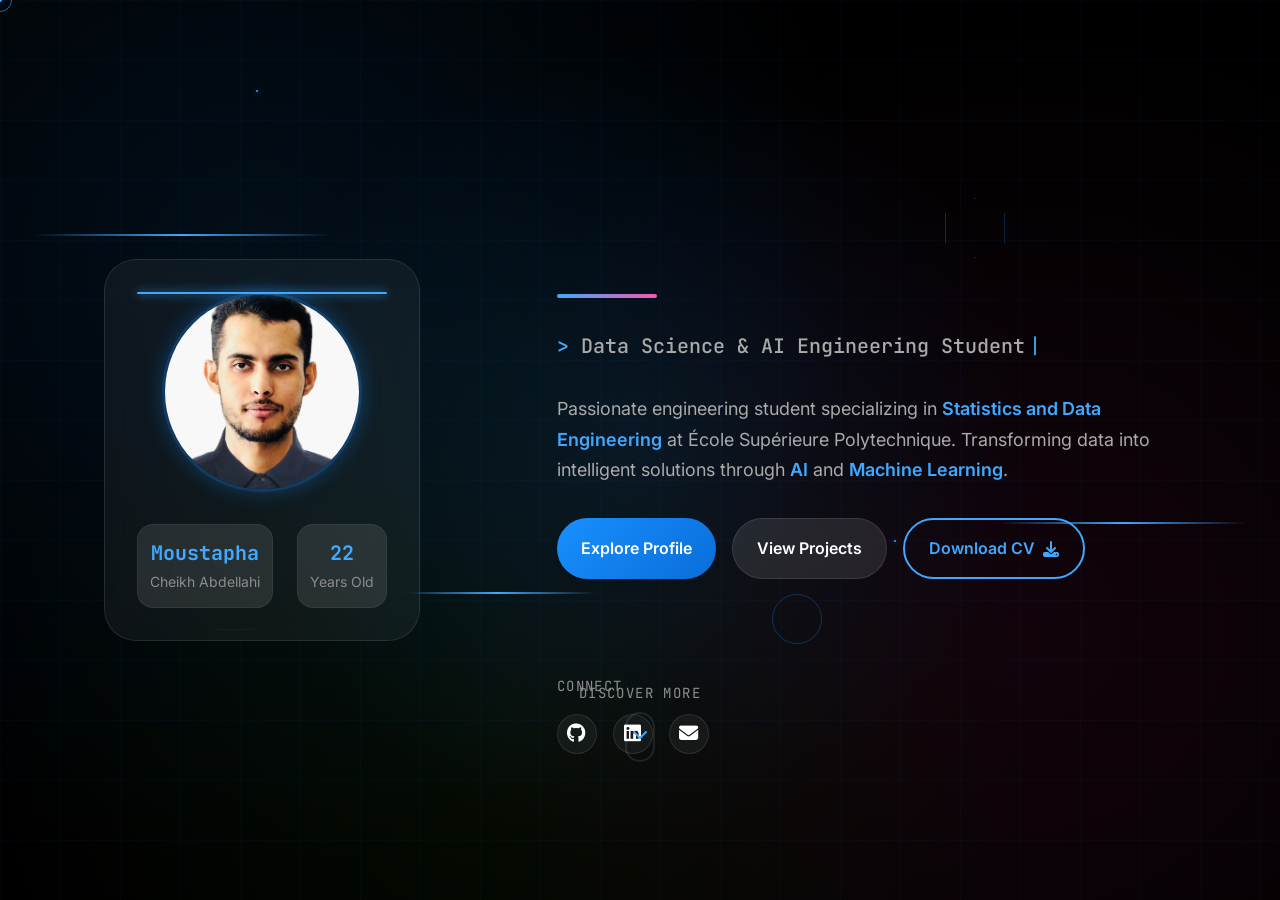
<file: index.html>
<!DOCTYPE html>
<html lang="en">
<head>
    <meta charset="UTF-8">
    <meta name="viewport" content="width=device-width, initial-scale=1.0">
    <title>Moustapha Cheikh Abdellahi - Data Science Engineer</title>
    <meta name="description" content="Portfolio of Moustapha Cheikh Abdellahi - Data Science Engineering Student specializing in AI and Machine Learning">
    <link rel="preconnect" href="https://fonts.googleapis.com">
    <link rel="preconnect" href="https://fonts.gstatic.com" crossorigin>
    <link href="https://fonts.googleapis.com/css2?family=Inter:wght@300;400;500;600;700;800;900&family=JetBrains+Mono:wght@400;500;600;700&family=Space+Grotesk:wght@300;400;500;600;700&display=swap" rel="stylesheet">
    <link rel="stylesheet" href="https://cdnjs.cloudflare.com/ajax/libs/font-awesome/6.4.0/css/all.min.css">
    <link rel="stylesheet" href="style.css">
</head>
<body>
    <!-- Custom Cursor System -->
    <div class="cursor-system">
        <div class="cursor-dot" data-cursor-dot></div>
        <div class="cursor-outline" data-cursor-outline></div>
        <div class="cursor-trail"></div>
    </div>

    <!-- Background Effects -->
    <div class="background-system">
        <div class="neural-network"></div>
        <div class="floating-particles"></div>
        <div class="grid-overlay"></div>
        <div class="ambient-glow"></div>
    </div>

    <!-- Hero Section -->
    <main class="hero-section" id="hero">
        <div class="hero-container">
            <!-- Animated Background Elements -->
            <div class="hero-bg-effects">
                <div class="data-streams">
                    <div class="stream stream-1"></div>
                    <div class="stream stream-2"></div>
                    <div class="stream stream-3"></div>
                </div>
                <div class="geometric-shapes">
                    <div class="shape hexagon"></div>
                    <div class="shape triangle"></div>
                    <div class="shape circle"></div>
                </div>
            </div>

            <!-- Main Content -->
            <div class="hero-content">
                <!-- Profile Section -->
                <div class="profile-showcase">
                    <div class="profile-frame">
                        <div class="profile-image-container">
                            <img src="profile.jpg" alt="Moustapha Cheikh Abdellahi" class="profile-image">
                            <div class="image-overlay">
                                <div class="scan-line"></div>
                                <div class="data-points">
                                </div>
                            </div>
                        </div>
                        <div class="profile-stats">
                            <div class="stat-item">
                                <span class="stat-value">Moustapha</span>
                                <span class="stat-label">Cheikh Abdellahi</span>
                            </div>
                            <div class="stat-item">
                                <span class="stat-value">22</span>
                                <span class="stat-label">Years Old</span>
                            </div>
                        </div>
                    </div>
                </div>

                <!-- Text Content -->
                <div class="hero-text">
                    <div class="name-section">
                        <h1 class="hero-name">
                            <span class="name-part">Moustapha</span>
                            <span class="name-part">Cheikh</span>
                            <span class="name-part">Abdellahi</span>
                        </h1>
                        <div class="name-underline"></div>
                    </div>

                    <div class="role-section">
                        <div class="role-prefix">></div>
                        <div class="typing-container">
                            <span class="typing-text">Data Science & AI Engineering Student</span>
                            <span class="cursor-blink">|</span>
                        </div>
                    </div>

                    <p class="hero-description">
                        Passionate engineering student specializing in <strong>Statistics and Data Engineering</strong> 
                        at École Supérieure Polytechnique. Transforming data into intelligent solutions through 
                        <strong>AI</strong> and <strong>Machine Learning</strong>.
                    </p>

                    <!-- Action Buttons -->
                    <div class="hero-actions">
                        <a href="intro_page.html" class="btn btn-primary">
                            <span class="btn-text">Explore Profile</span>
                            <div class="btn-bg"></div>
                            <div class="btn-glow"></div>
                        </a>
                        <a href="projects.html" class="btn btn-secondary">
                            <span class="btn-text">View Projects</span>
                            <div class="btn-bg"></div>
                        </a>
                        <a href="cv_page.html" class="btn btn-outline">
                            <span class="btn-text">Download CV</span>
                            <i class="fas fa-download"></i>
                        </a>
                    </div>

                    <!-- Social Links -->
                    <div class="social-network">
                        <div class="social-label">Connect</div>
                        <div class="social-links">
                            <a href="https://github.com/Moustapha-Cheikh07" target="_blank" class="social-link" data-platform="github">
                                <i class="fab fa-github"></i>
                                <span class="social-tooltip">GitHub</span>
                                <div class="link-ripple"></div>
                            </a>
                            <a href="https://www.linkedin.com/in/moustapha-cheikh-abdallahi-a02373296" target="_blank" class="social-link" data-platform="linkedin">
                                <i class="fab fa-linkedin"></i>
                                <span class="social-tooltip">LinkedIn</span>
                                <div class="link-ripple"></div>
                            </a>
                            <a href="mailto:23007@esp.mr" class="social-link" data-platform="email">
                                <i class="fas fa-envelope"></i>
                                <span class="social-tooltip">Email</span>
                                <div class="link-ripple"></div>
                            </a>
                        </div>
                    </div>
                </div>
            </div>

            <!-- Navigation Indicator -->
            <div class="scroll-indicator">
                <div class="scroll-text">Discover More</div>
                <div class="scroll-animation">
                    <div class="scroll-arrow">
                        <i class="fas fa-chevron-down"></i>
                    </div>
                </div>
            </div>
        </div>
    </main>

    <!-- Performance Scripts -->
    <script src="script.js" defer></script>
</body>
</html>
</file>
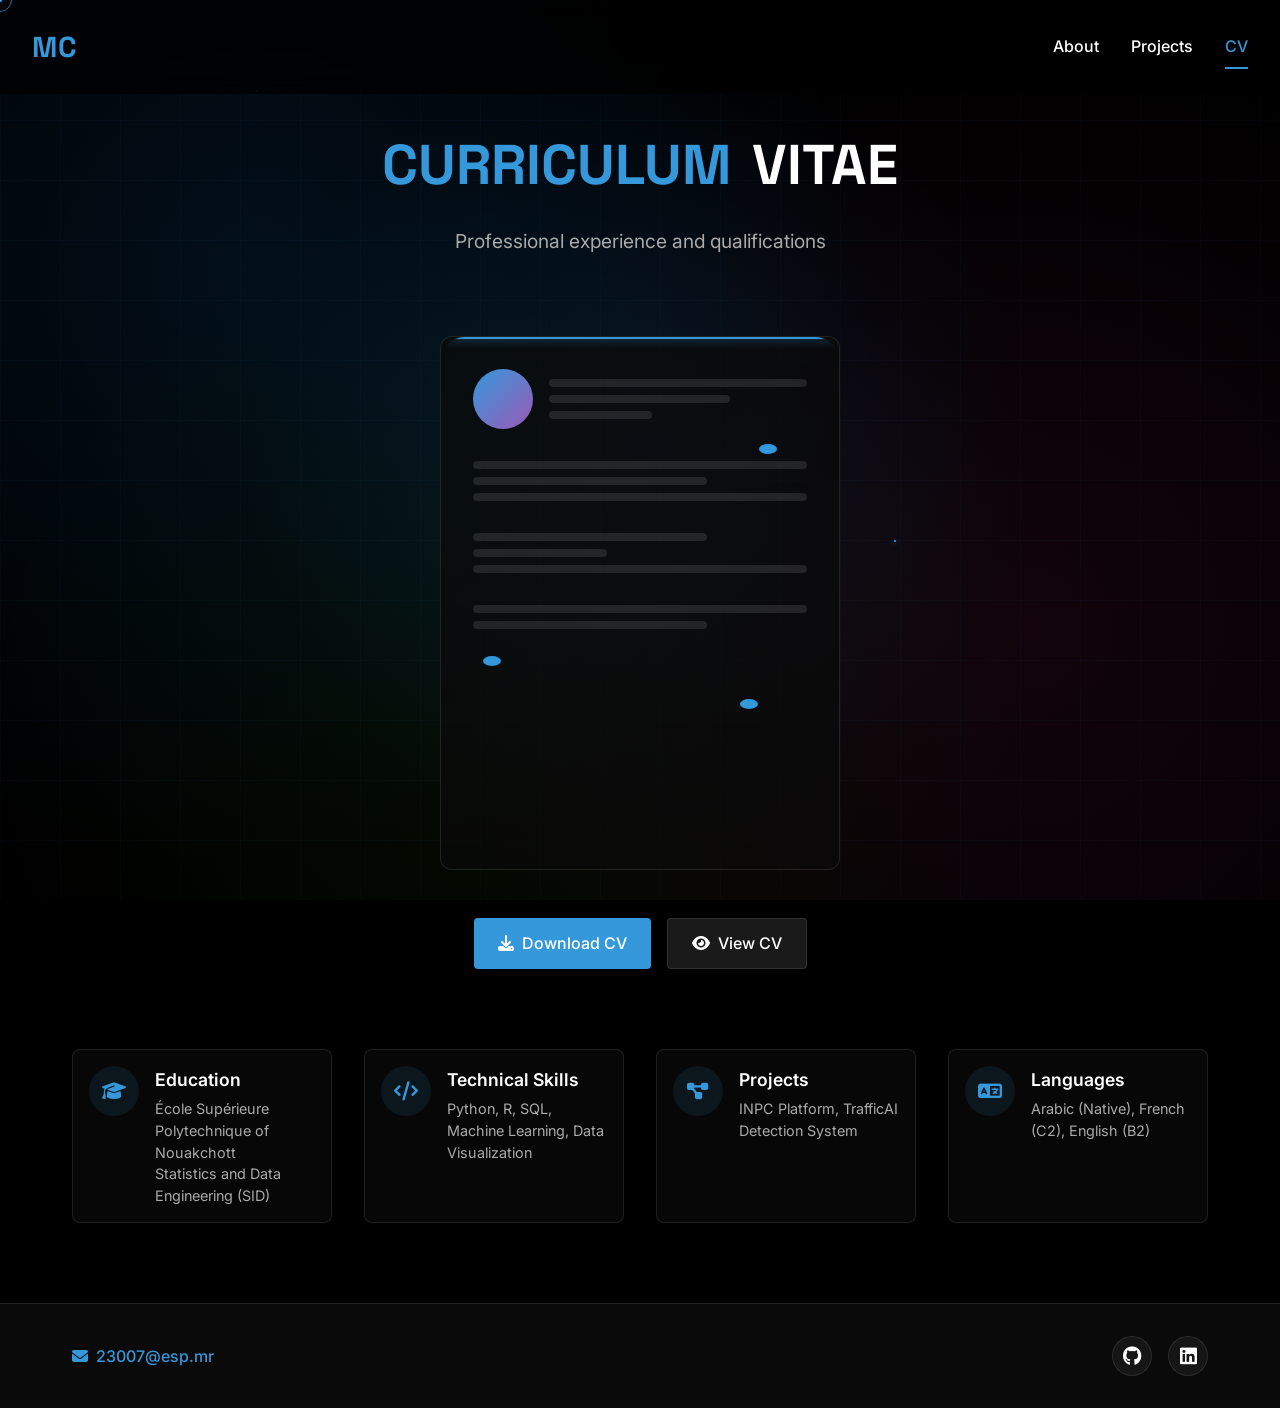
<file: cv_page.html>
<!DOCTYPE html>
<html lang="en">
<head>
    <meta charset="UTF-8">
    <meta name="viewport" content="width=device-width, initial-scale=1.0">
    <title>CV - Moustapha Cheikh Abdellahi</title>
    <meta name="description" content="Download the professional CV of Moustapha Cheikh Abdellahi - Data Science Engineer">
    <link rel="preconnect" href="https://fonts.googleapis.com">
    <link rel="preconnect" href="https://fonts.gstatic.com" crossorigin>
    <link href="https://fonts.googleapis.com/css2?family=Inter:wght@300;400;500;600;700;800;900&family=JetBrains+Mono:wght@400;500;600;700&family=Space+Grotesk:wght@300;400;500;600;700&display=swap" rel="stylesheet">
    <link rel="stylesheet" href="https://cdnjs.cloudflare.com/ajax/libs/font-awesome/6.4.0/css/all.min.css">
    <link rel="stylesheet" href="style.css">
</head>
<body>
    <!-- Custom Cursor System -->
    <div class="cursor-system">
        <div class="cursor-dot" data-cursor-dot></div>
        <div class="cursor-outline" data-cursor-outline></div>
        <div class="cursor-trail"></div>
    </div>

    <!-- Background Effects -->
    <div class="background-system">
        <div class="neural-network"></div>
        <div class="floating-particles"></div>
        <div class="grid-overlay"></div>
        <div class="ambient-glow"></div>
    </div>

    <!-- Header Navigation -->
    <header class="site-header">
        <div class="header-container">
            <a href="index.html" class="logo">MC</a>
            <nav class="main-navigation">
                <ul class="nav-links">
                    <li><a href="intro_page.html">About</a></li>
                    <li><a href="projects.html">Projects</a></li>
                    <li><a href="cv_page.html" class="active">CV</a></li>
                </ul>
            </nav>
        </div>
    </header>

    <!-- Main Content -->
    <main class="main-content">
        <div class="content-container">
            <!-- Page Title -->
            <div class="page-title-container">
                <h1 class="page-title">
                    <span class="title-accent">CURRICULUM</span>
                    <span class="title-main">VITAE</span>
                </h1>
                <p class="page-subtitle">Professional experience and qualifications</p>
            </div>

            <!-- CV Content -->
            <div class="cv-container">
                <div class="cv-preview">
                    <div class="cv-mockup">
                        <div class="cv-header">
                            <div class="cv-avatar"></div>
                            <div class="cv-info-lines">
                                <div class="cv-line long"></div>
                                <div class="cv-line medium"></div>
                                <div class="cv-line short"></div>
                            </div>
                        </div>
                        
                        <div class="cv-body">
                            <div class="cv-section">
                                <div class="cv-line long"></div>
                                <div class="cv-line medium"></div>
                                <div class="cv-line long"></div>
                            </div>
                            <div class="cv-section">
                                <div class="cv-line medium"></div>
                                <div class="cv-line short"></div>
                                <div class="cv-line long"></div>
                            </div>
                            <div class="cv-section">
                                <div class="cv-line long"></div>
                                <div class="cv-line medium"></div>
                            </div>
                        </div>
                        
                        <div class="cv-effects">
                            <div class="scan-line"></div>
                            <div class="data-points">
                                <div class="data-point" style="top: 20%; left: 80%;"></div>
                                <div class="data-point" style="top: 60%; right: 85%;"></div>
                                <div class="data-point" style="bottom: 30%; left: 75%;"></div>
                            </div>
                        </div>
                    </div>
                </div>
                
                <div class="cv-actions">
                    <a href="cv.pdf" target="_blank" class="cv-download-btn">
                        <i class="fas fa-download"></i>
                        <span>Download CV</span>
                    </a>
                    <a href="cv.pdf" target="_blank" class="cv-view-btn">
                        <i class="fas fa-eye"></i>
                        <span>View CV</span>
                    </a>
                </div>
                
                <div class="cv-highlights">
                    <div class="highlight-item">
                        <div class="highlight-icon">
                            <i class="fas fa-graduation-cap"></i>
                        </div>
                        <div class="highlight-content">
                            <h3>Education</h3>
                            <p>École Supérieure Polytechnique of Nouakchott</p>
                            <p>Statistics and Data Engineering (SID)</p>
                        </div>
                    </div>
                    
                    <div class="highlight-item">
                        <div class="highlight-icon">
                            <i class="fas fa-code"></i>
                        </div>
                        <div class="highlight-content">
                            <h3>Technical Skills</h3>
                            <p>Python, R, SQL, Machine Learning, Data Visualization</p>
                        </div>
                    </div>
                    
                    <div class="highlight-item">
                        <div class="highlight-icon">
                            <i class="fas fa-project-diagram"></i>
                        </div>
                        <div class="highlight-content">
                            <h3>Projects</h3>
                            <p>INPC Platform, TrafficAI Detection System</p>
                        </div>
                    </div>
                    
                    <div class="highlight-item">
                        <div class="highlight-icon">
                            <i class="fas fa-language"></i>
                        </div>
                        <div class="highlight-content">
                            <h3>Languages</h3>
                            <p>Arabic (Native), French (C2), English (B2)</p>
                        </div>
                    </div>
                </div>
            </div>
        </div>
    </main>

    <!-- Footer -->
    <footer class="site-footer">
        <div class="footer-container">
            <div class="contact-info">
                <a href="mailto:23007@esp.mr" class="email-link">
                    <i class="fas fa-envelope"></i>
                    23007@esp.mr
                </a>
            </div>
            <div class="social-links">
                <a href="https://github.com/Moustapha-Cheikh07" target="_blank" class="social-link">
                    <i class="fab fa-github"></i>
                </a>
                <a href="https://www.linkedin.com/in/moustapha-cheikh-abdallahi-a02373296" target="_blank" class="social-link">
                    <i class="fab fa-linkedin"></i>
                </a>
            </div>
        </div>
    </footer>

    <script src="script.js" defer></script>
</body>
</html>
</file>
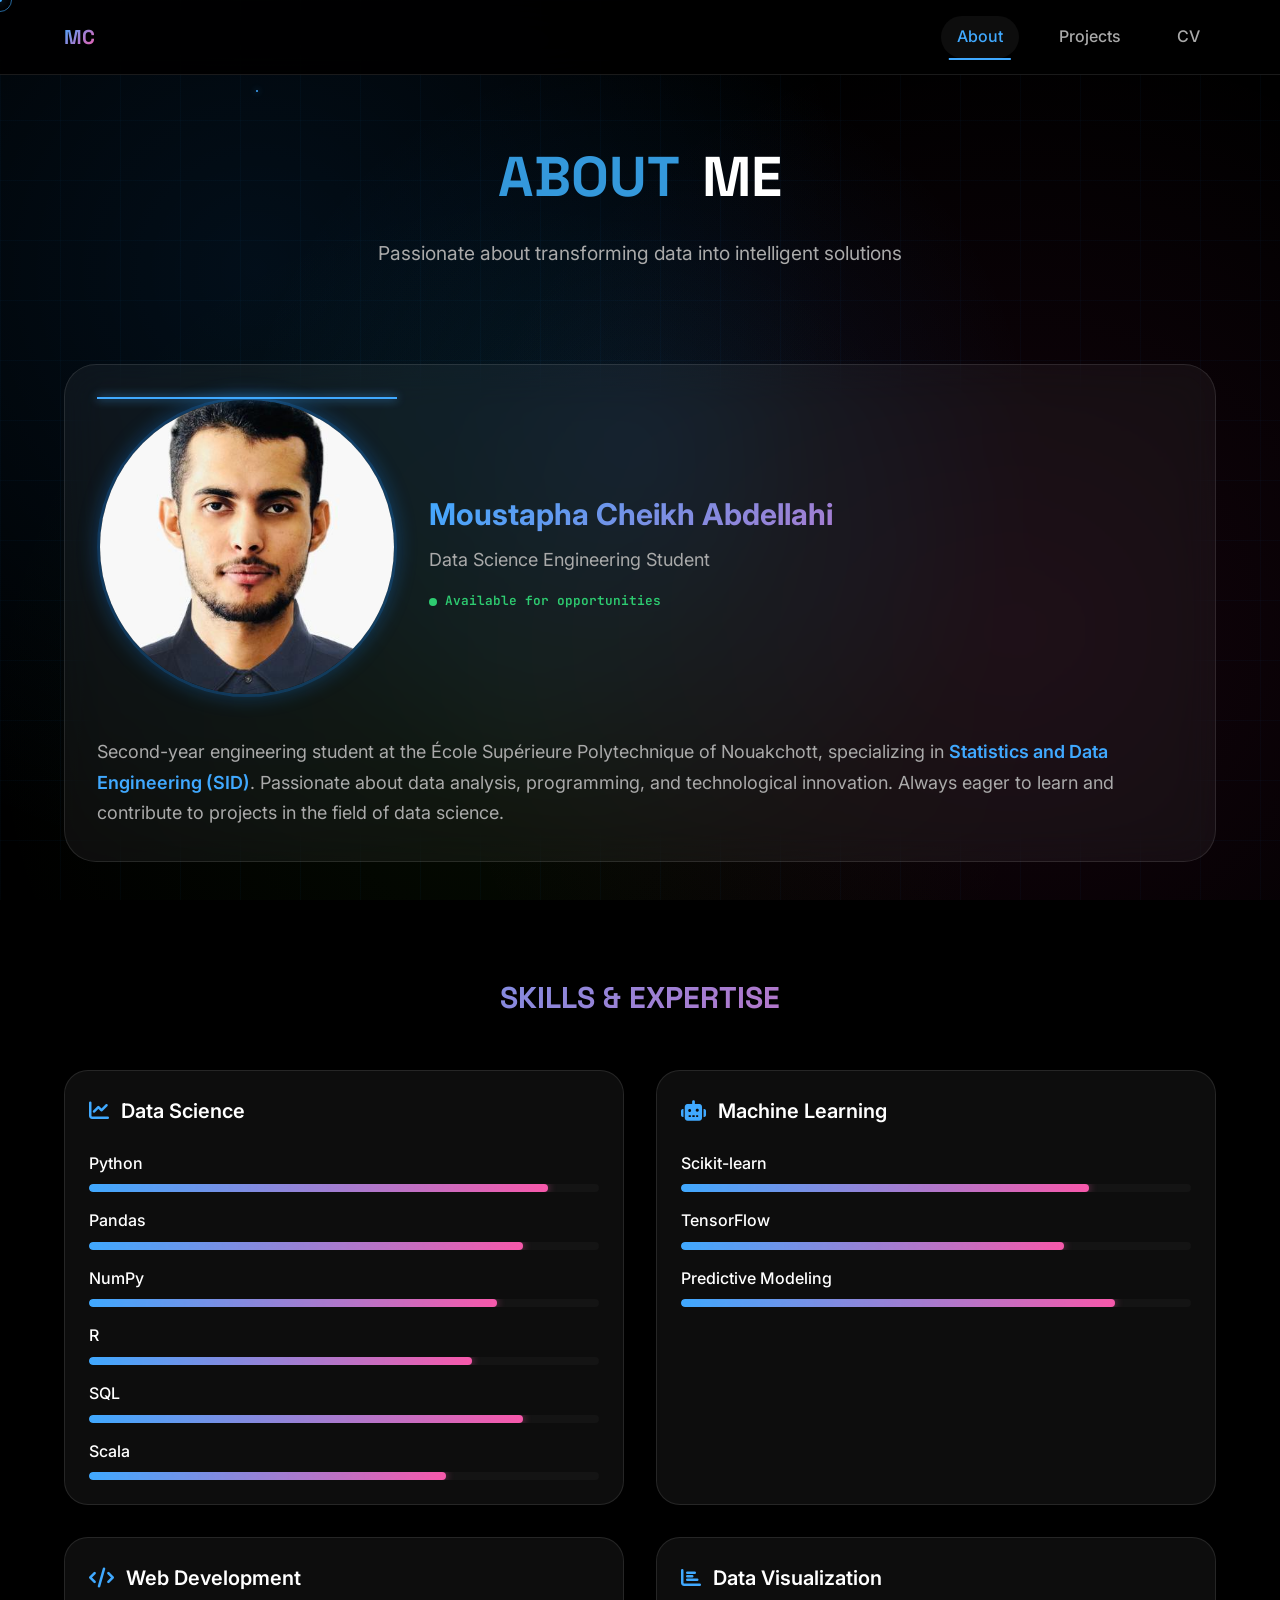
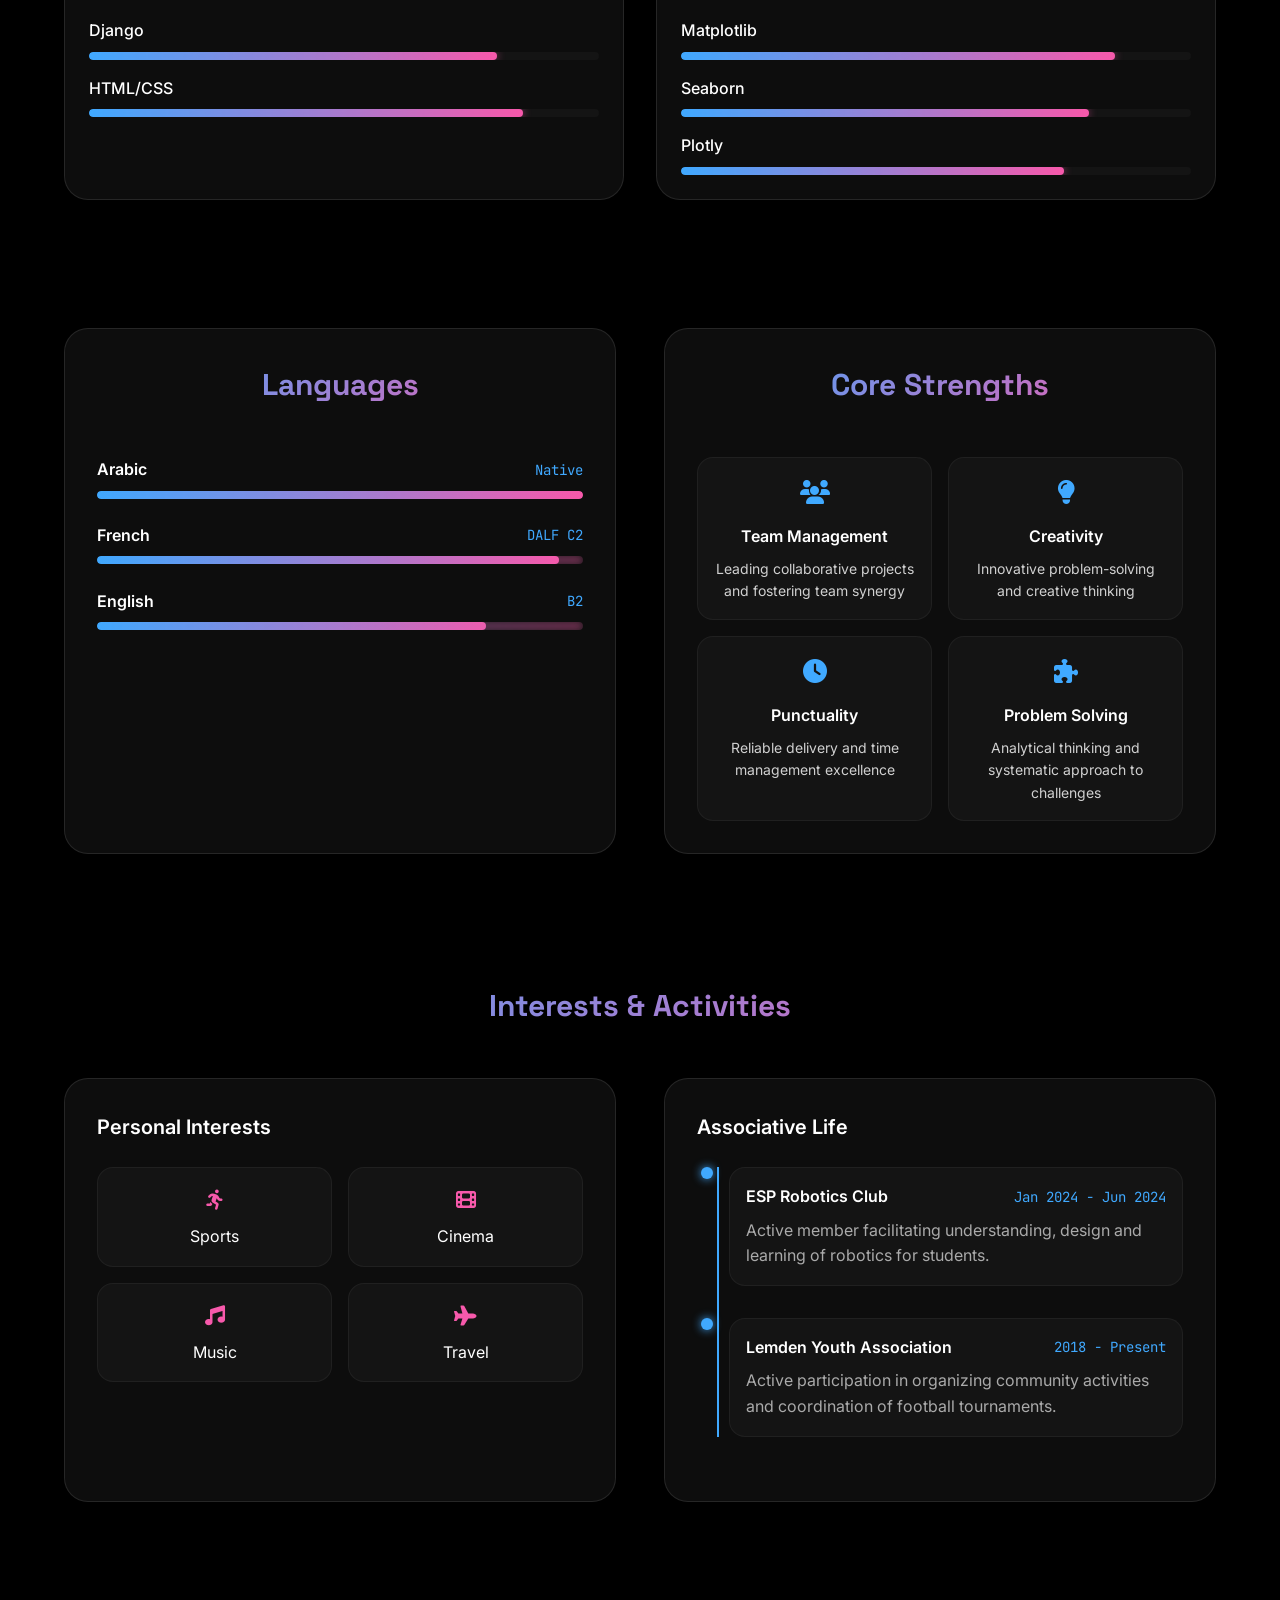
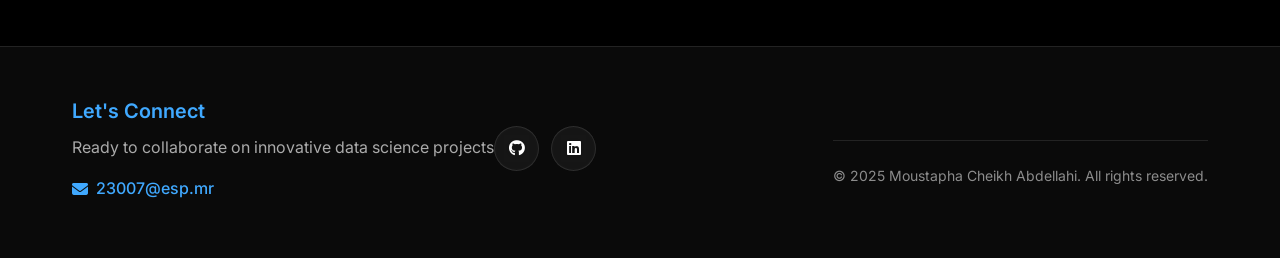
<file: intro_page.html>
<!DOCTYPE html>
<html lang="en">
<head>
    <meta charset="UTF-8">
    <meta name="viewport" content="width=device-width, initial-scale=1.0">
    <title>About - Moustapha Cheikh Abdellahi</title>
    <meta name="description" content="Learn more about Moustapha Cheikh Abdellahi - Data Science Engineering Student">
    <link rel="preconnect" href="https://fonts.googleapis.com">
    <link rel="preconnect" href="https://fonts.gstatic.com" crossorigin>
    <link href="https://fonts.googleapis.com/css2?family=Inter:wght@300;400;500;600;700;800;900&family=JetBrains+Mono:wght@400;500;600;700&family=Space+Grotesk:wght@300;400;500;600;700&display=swap" rel="stylesheet">
    <link rel="stylesheet" href="https://cdnjs.cloudflare.com/ajax/libs/font-awesome/6.4.0/css/all.min.css">
    <link rel="stylesheet" href="style.css">
</head>
<body>
    <!-- Custom Cursor System -->
    <div class="cursor-system">
        <div class="cursor-dot" data-cursor-dot></div>
        <div class="cursor-outline" data-cursor-outline></div>
        <div class="cursor-trail"></div>
    </div>

    <!-- Background Effects -->
    <div class="background-system">
        <div class="neural-network"></div>
        <div class="floating-particles"></div>
        <div class="grid-overlay"></div>
        <div class="ambient-glow"></div>
    </div>

    <!-- Navigation -->
    <nav class="main-nav">
        <div class="nav-container">
            <a href="index.html" class="nav-brand">
                <span class="brand-text">MC</span>
                <div class="brand-glow"></div>
            </a>
            <div class="nav-links">
                <a href="intro_page.html" class="nav-link active">About</a>
                <a href="projects.html" class="nav-link">Projects</a>
                <a href="cv_page.html" class="nav-link">CV</a>
            </div>
        </div>
    </nav>

    <!-- Main Content -->
    <main class="page-content">
        <div class="container">
            <!-- Page Header -->
            <header class="page-header">
                <h1 class="page-title">
                    <span class="title-accent">ABOUT</span>
                    <span class="title-main">ME</span>
                </h1>
                <p class="page-subtitle">Passionate about transforming data into intelligent solutions</p>
            </header>

            <!-- About Content -->
            <section class="about-content">
                <!-- Profile Section -->
                <div class="profile-section">
                    <div class="profile-card-advanced">
                        <div class="card-header">
                            <div class="profile-image-advanced">
                                <img src="profile.jpg" alt="Moustapha Cheikh Abdellahi" class="profile-img">
                                <div class="image-effects">
                                    <div class="scan-overlay"></div>
                                    <div class="data-visualization">
                                        <div class="data-bar" style="--delay: 0s; --height: 60%;"></div>
                                        <div class="data-bar" style="--delay: 0.2s; --height: 80%;"></div>
                                        <div class="data-bar" style="--delay: 0.4s; --height: 45%;"></div>
                                        <div class="data-bar" style="--delay: 0.6s; --height: 90%;"></div>
                                        <div class="data-bar" style="--delay: 0.8s; --height: 70%;"></div>
                                    </div>
                                </div>
                            </div>
                            <div class="profile-info">
                                <h2 class="profile-name">Moustapha Cheikh Abdellahi</h2>
                                <p class="profile-role">Data Science Engineering Student</p>
                                <div class="profile-status">
                                    <span class="status-indicator"></span>
                                    <span class="status-text">Available for opportunities</span>
                                </div>
                            </div>
                        </div>
                        
                        <div class="card-content">
                            <p class="profile-description">
                                Second-year engineering student at the École Supérieure Polytechnique of Nouakchott, 
                                specializing in <strong>Statistics and Data Engineering (SID)</strong>. 
                                Passionate about data analysis, programming, and technological innovation. 
                                Always eager to learn and contribute to projects in the field of data science.
                            </p>
                        </div>
                    </div>
                </div>

                <!-- Skills Matrix -->
                <div class="skills-matrix">
                    <h2 class="section-title">SKILLS & EXPERTISE</h2>
                    
                    <div class="skills-grid">
                        <!-- Data Science Skills -->
                        <div class="skill-category">
                            <div class="category-header">
                                <i class="fas fa-chart-line"></i>
                                <h3>Data Science</h3>
                            </div>
                            <div class="skills-list">
                                <div class="skill-item" data-level="90">
                                    <span class="skill-name">Python</span>
                                    <div class="skill-bar">
                                        <div class="skill-progress" style="--width: 90%;"></div>
                                    </div>
                                </div>
                                <div class="skill-item" data-level="85">
                                    <span class="skill-name">Pandas</span>
                                    <div class="skill-bar">
                                        <div class="skill-progress" style="--width: 85%;"></div>
                                    </div>
                                </div>
                                <div class="skill-item" data-level="80">
                                    <span class="skill-name">NumPy</span>
                                    <div class="skill-bar">
                                        <div class="skill-progress" style="--width: 80%;"></div>
                                    </div>
                                </div>
                                <div class="skill-item" data-level="75">
                                    <span class="skill-name">R</span>
                                    <div class="skill-bar">
                                        <div class="skill-progress" style="--width: 75%;"></div>
                                    </div>
                                </div>
                                <div class="skill-item" data-level="85">
                                    <span class="skill-name">SQL</span>
                                    <div class="skill-bar">
                                        <div class="skill-progress" style="--width: 85%;"></div>
                                    </div>
                                </div>
                                <div class="skill-item" data-level="70">
                                    <span class="skill-name">Scala</span>
                                    <div class="skill-bar">
                                        <div class="skill-progress" style="--width: 70%;"></div>
                                    </div>
                                </div>
                            </div>
                        </div>

                        <!-- Machine Learning Skills -->
                        <div class="skill-category">
                            <div class="category-header">
                                <i class="fas fa-robot"></i>
                                <h3>Machine Learning</h3>
                            </div>
                            <div class="skills-list">
                                <div class="skill-item" data-level="80">
                                    <span class="skill-name">Scikit-learn</span>
                                    <div class="skill-bar">
                                        <div class="skill-progress" style="--width: 80%;"></div>
                                    </div>
                                </div>
                                <div class="skill-item" data-level="75">
                                    <span class="skill-name">TensorFlow</span>
                                    <div class="skill-bar">
                                        <div class="skill-progress" style="--width: 75%;"></div>
                                    </div>
                                </div>
                                <div class="skill-item" data-level="85">
                                    <span class="skill-name">Predictive Modeling</span>
                                    <div class="skill-bar">
                                        <div class="skill-progress" style="--width: 85%;"></div>
                                    </div>
                                </div>
                            </div>
                        </div>

                        <!-- Web Development Skills -->
                        <div class="skill-category">
                            <div class="category-header">
                                <i class="fas fa-code"></i>
                                <h3>Web Development</h3>
                            </div>
                            <div class="skills-list">
                                <div class="skill-item" data-level="80">
                                    <span class="skill-name">Django</span>
                                    <div class="skill-bar">
                                        <div class="skill-progress" style="--width: 80%;"></div>
                                    </div>
                                </div>
                                <div class="skill-item" data-level="85">
                                    <span class="skill-name">HTML/CSS</span>
                                    <div class="skill-bar">
                                        <div class="skill-progress" style="--width: 85%;"></div>
                                    </div>
                                </div>
                            </div>
                        </div>

                        <!-- Data Visualization Skills -->
                        <div class="skill-category">
                            <div class="category-header">
                                <i class="fas fa-chart-bar"></i>
                                <h3>Data Visualization</h3>
                            </div>
                            <div class="skills-list">
                                <div class="skill-item" data-level="85">
                                    <span class="skill-name">Matplotlib</span>
                                    <div class="skill-bar">
                                        <div class="skill-progress" style="--width: 85%;"></div>
                                    </div>
                                </div>
                                <div class="skill-item" data-level="80">
                                    <span class="skill-name">Seaborn</span>
                                    <div class="skill-bar">
                                        <div class="skill-progress" style="--width: 80%;"></div>
                                    </div>
                                </div>
                                <div class="skill-item" data-level="75">
                                    <span class="skill-name">Plotly</span>
                                    <div class="skill-bar">
                                        <div class="skill-progress" style="--width: 75%;"></div>
                                    </div>
                                </div>
                            </div>
                        </div>
                    </div>
                </div>

                <!-- Languages & Strengths -->
                <div class="languages-strengths">
                    <div class="section-split">
                        <!-- Languages -->
                        <div class="languages-section">
                            <h2 class="section-title">Languages</h2>
                            <div class="language-grid">
                                <div class="language-item">
                                    <div class="language-header">
                                        <span class="language-name">Arabic</span>
                                        <span class="language-level">Native</span>
                                    </div>
                                    <div class="language-progress">
                                        <div class="progress-fill" style="--width: 100%;"></div>
                                        <div class="progress-glow"></div>
                                    </div>
                                </div>
                                
                                <div class="language-item">
                                    <div class="language-header">
                                        <span class="language-name">French</span>
                                        <span class="language-level">DALF C2</span>
                                    </div>
                                    <div class="language-progress">
                                        <div class="progress-fill" style="--width: 95%;"></div>
                                        <div class="progress-glow"></div>
                                    </div>
                                </div>
                                
                                <div class="language-item">
                                    <div class="language-header">
                                        <span class="language-name">English</span>
                                        <span class="language-level">B2</span>
                                    </div>
                                    <div class="language-progress">
                                        <div class="progress-fill" style="--width: 80%;"></div>
                                        <div class="progress-glow"></div>
                                    </div>
                                </div>
                            </div>
                        </div>

                        <!-- Strengths -->
                        <div class="strengths-section">
                            <h2 class="section-title">Core Strengths</h2>
                            <div class="strengths-grid">
                                <div class="strength-card">
                                    <div class="strength-icon">
                                        <i class="fas fa-users"></i>
                                    </div>
                                    <h3>Team Management</h3>
                                    <p>Leading collaborative projects and fostering team synergy</p>
                                </div>
                                
                                <div class="strength-card">
                                    <div class="strength-icon">
                                        <i class="fas fa-lightbulb"></i>
                                    </div>
                                    <h3>Creativity</h3>
                                    <p>Innovative problem-solving and creative thinking</p>
                                </div>
                                
                                <div class="strength-card">
                                    <div class="strength-icon">
                                        <i class="fas fa-clock"></i>
                                    </div>
                                    <h3>Punctuality</h3>
                                    <p>Reliable delivery and time management excellence</p>
                                </div>
                                
                                <div class="strength-card">
                                    <div class="strength-icon">
                                        <i class="fas fa-puzzle-piece"></i>
                                    </div>
                                    <h3>Problem Solving</h3>
                                    <p>Analytical thinking and systematic approach to challenges</p>
                                </div>
                            </div>
                        </div>
                    </div>
                </div>

                <!-- Interests & Activities -->
                <div class="interests-activities">
                    <h2 class="section-title">Interests & Activities</h2>
                    
                    <div class="activities-grid">
                        <!-- Personal Interests -->
                        <div class="activity-section">
                            <h3 class="activity-title">Personal Interests</h3>
                            <div class="interest-cards">
                                <div class="interest-card">
                                    <div class="interest-icon">
                                        <i class="fas fa-running"></i>
                                    </div>
                                    <span>Sports</span>
                                </div>
                                
                                <div class="interest-card">
                                    <div class="interest-icon">
                                        <i class="fas fa-film"></i>
                                    </div>
                                    <span>Cinema</span>
                                </div>
                                
                                <div class="interest-card">
                                    <div class="interest-icon">
                                        <i class="fas fa-music"></i>
                                    </div>
                                    <span>Music</span>
                                </div>
                                
                                <div class="interest-card">
                                    <div class="interest-icon">
                                        <i class="fas fa-plane"></i>
                                    </div>
                                    <span>Travel</span>
                                </div>
                            </div>
                        </div>

                        <!-- Associative Life -->
                        <div class="activity-section">
                            <h3 class="activity-title">Associative Life</h3>
                            <div class="timeline">
                                <div class="timeline-item">
                                    <div class="timeline-marker"></div>
                                    <div class="timeline-content">
                                        <div class="timeline-header">
                                            <h4>ESP Robotics Club</h4>
                                            <span class="timeline-period">Jan 2024 - Jun 2024</span>
                                        </div>
                                        <p>Active member facilitating understanding, design and learning of robotics for students.</p>
                                    </div>
                                </div>
                                
                                <div class="timeline-item">
                                    <div class="timeline-marker"></div>
                                    <div class="timeline-content">
                                        <div class="timeline-header">
                                            <h4>Lemden Youth Association</h4>
                                            <span class="timeline-period">2018 - Present</span>
                                        </div>
                                        <p>Active participation in organizing community activities and coordination of football tournaments.</p>
                                    </div>
                                </div>
                            </div>
                        </div>
                    </div>
                </div>
            </section>
        </div>
    </main>

    <!-- Footer -->
    <footer class="main-footer">
        <div class="footer-container">
            <div class="footer-content">
                <div class="footer-info">
                    <h3>Let's Connect</h3>
                    <p>Ready to collaborate on innovative data science projects</p>
                    <a href="mailto:23007@esp.mr" class="contact-email">
                        <i class="fas fa-envelope"></i>
                        23007@esp.mr
                    </a>
                </div>
                <div class="footer-social">
                    <a href="https://github.com/Moustapha-Cheikh07" target="_blank" class="social-link">
                        <i class="fab fa-github"></i>
                    </a>
                    <a href="https://www.linkedin.com/in/moustapha-cheikh-abdallahi-a02373296" target="_blank" class="social-link">
                        <i class="fab fa-linkedin"></i>
                    </a>
                </div>
            </div>
            <div class="footer-bottom">
                <p>&copy; 2025 Moustapha Cheikh Abdellahi. All rights reserved.</p>
            </div>
        </div>
    </footer>

    <script src="script.js" defer></script>
</body>
</html>
</file>
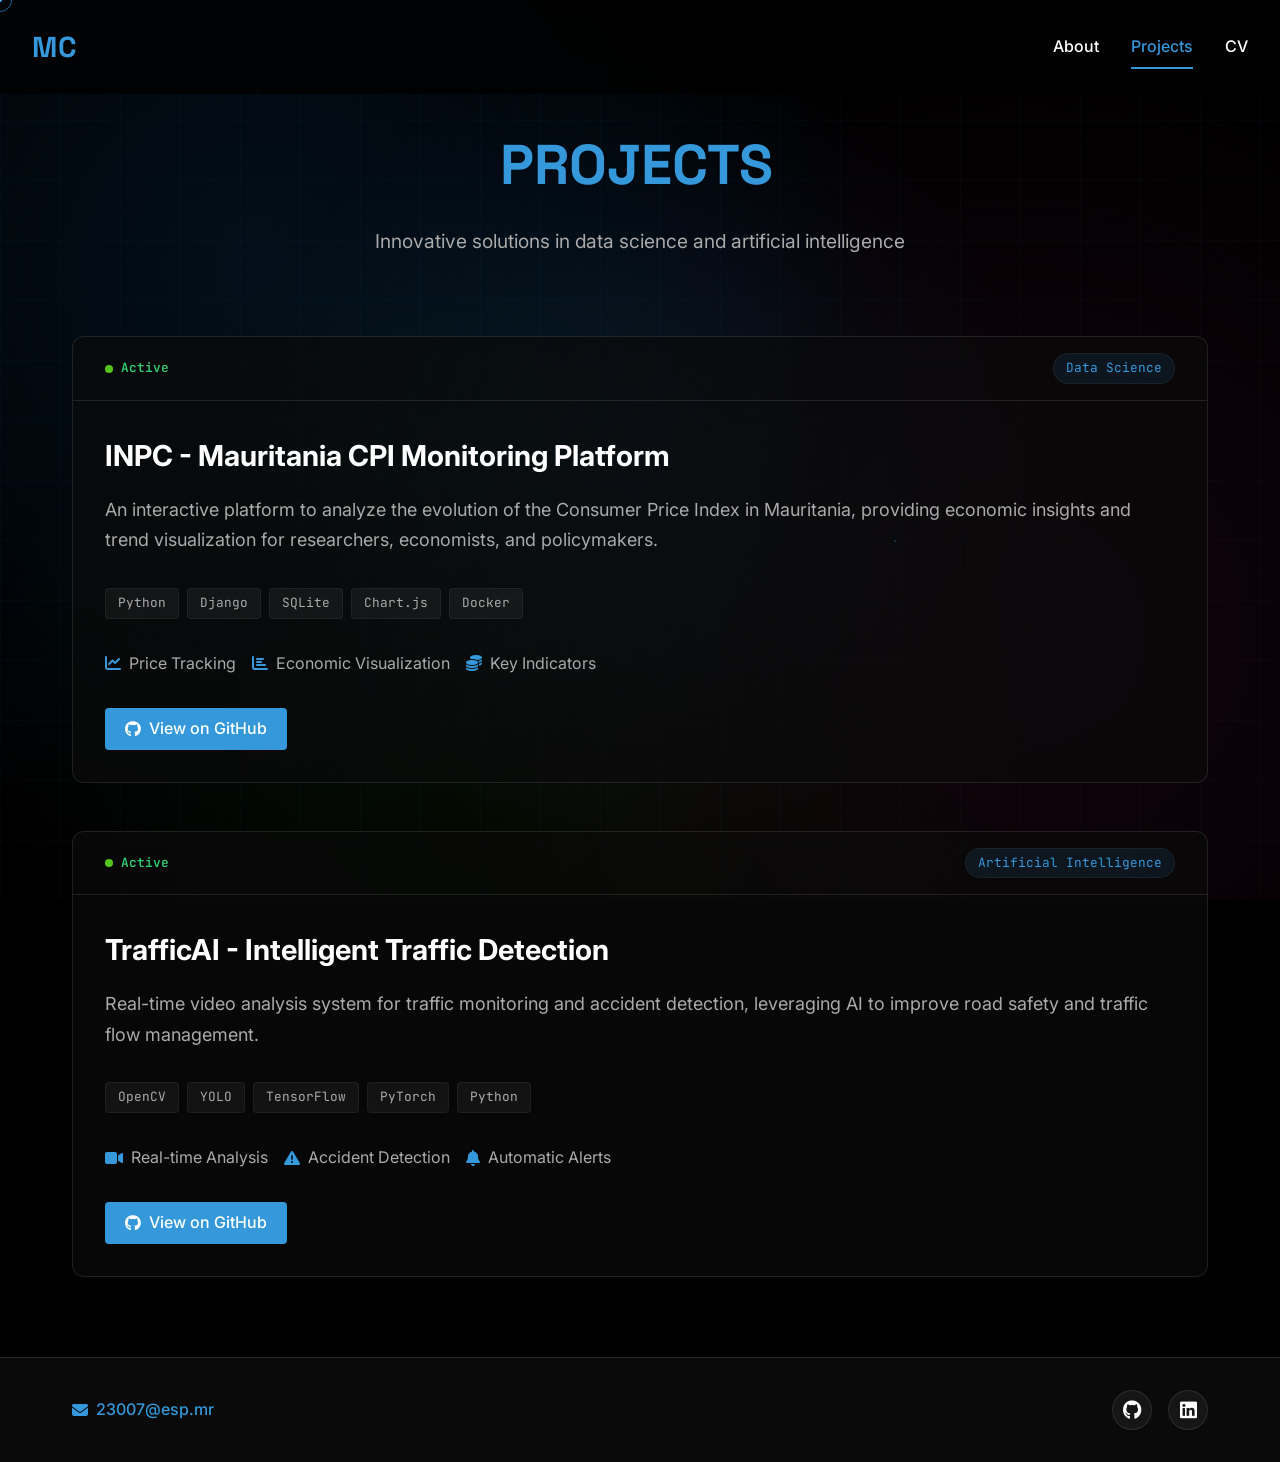
<file: projects.html>
<!DOCTYPE html>
<html lang="en">
<head>
    <meta charset="UTF-8">
    <meta name="viewport" content="width=device-width, initial-scale=1.0">
    <title>Projects - Moustapha Cheikh Abdellahi</title>
    <meta name="description" content="Explore innovative data science and AI projects by Moustapha Cheikh Abdellahi">
    <link rel="preconnect" href="https://fonts.googleapis.com">
    <link rel="preconnect" href="https://fonts.gstatic.com" crossorigin>
    <link href="https://fonts.googleapis.com/css2?family=Inter:wght@300;400;500;600;700;800;900&family=JetBrains+Mono:wght@400;500;600;700&family=Space+Grotesk:wght@300;400;500;600;700&display=swap" rel="stylesheet">
    <link rel="stylesheet" href="https://cdnjs.cloudflare.com/ajax/libs/font-awesome/6.4.0/css/all.min.css">
    <link rel="stylesheet" href="style.css">
</head>
<body>
    <!-- Custom Cursor System -->
    <div class="cursor-system">
        <div class="cursor-dot" data-cursor-dot></div>
        <div class="cursor-outline" data-cursor-outline></div>
        <div class="cursor-trail"></div>
    </div>

    <!-- Background Effects -->
    <div class="background-system">
        <div class="neural-network"></div>
        <div class="floating-particles"></div>
        <div class="grid-overlay"></div>
        <div class="ambient-glow"></div>
    </div>

    <!-- Header Navigation -->
    <header class="site-header">
        <div class="header-container">
            <a href="index.html" class="logo">MC</a>
            <nav class="main-navigation">
                <ul class="nav-links">
                    <li><a href="intro_page.html">About</a></li>
                    <li><a href="projects.html" class="active">Projects</a></li>
                    <li><a href="cv_page.html">CV</a></li>
                </ul>
            </nav>
        </div>
    </header>

    <!-- Main Content -->
    <main class="main-content">
        <div class="content-container">
            <!-- Page Title -->
            <div class="page-title-container">
                <h1 class="page-title">
                    <span class="title-accent">PROJECTS</span>
                    
                </h1>
                <p class="page-subtitle">Innovative solutions in data science and artificial intelligence</p>
            </div>

            <!-- Projects List -->
            <div class="projects-list">
                <!-- Project 1 -->
                <div class="project-card">
                    <div class="project-header">
                        <div class="project-status">
                            <span class="status-indicator active"></span>
                            <span class="status-text">Active</span>
                        </div>
                        <div class="project-category">Data Science</div>
                    </div>
                    
                    <div class="project-content">
                        <h2 class="project-title">INPC - Mauritania CPI Monitoring Platform</h2>
                        <p class="project-description">
                            An interactive platform to analyze the evolution of the Consumer Price Index in Mauritania, 
                            providing economic insights and trend visualization for researchers, economists, and policymakers.
                        </p>
                        
                        <div class="project-tech">
                            <span class="tech-tag">Python</span>
                            <span class="tech-tag">Django</span>
                            <span class="tech-tag">SQLite</span>
                            <span class="tech-tag">Chart.js</span>
                            <span class="tech-tag">Docker</span>
                        </div>
                        
                        <div class="project-features">
                            <div class="feature">
                                <i class="fas fa-chart-line"></i>
                                <span>Price Tracking</span>
                            </div>
                            <div class="feature">
                                <i class="fas fa-chart-bar"></i>
                                <span>Economic Visualization</span>
                            </div>
                            <div class="feature">
                                <i class="fas fa-coins"></i>
                                <span>Key Indicators</span>
                            </div>
                        </div>
                        
                        <div class="project-actions">
                            <a href="https://github.com/Moustapha-Cheikh07/INPC" target="_blank" class="project-link">
                                <i class="fab fa-github"></i>
                                <span>View on GitHub</span>
                            </a>
                        </div>
                    </div>
                </div>
                
                <!-- Project 2 -->
                <div class="project-card">
                    <div class="project-header">
                        <div class="project-status">
                            <span class="status-indicator active"></span>
                            <span class="status-text">Active</span>
                        </div>
                        <div class="project-category">Artificial Intelligence</div>
                    </div>
                    
                    <div class="project-content">
                        <h2 class="project-title">TrafficAI - Intelligent Traffic Detection</h2>
                        <p class="project-description">
                            Real-time video analysis system for traffic monitoring and accident detection, 
                            leveraging AI to improve road safety and traffic flow management.
                        </p>
                        
                        <div class="project-tech">
                            <span class="tech-tag">OpenCV</span>
                            <span class="tech-tag">YOLO</span>
                            <span class="tech-tag">TensorFlow</span>
                            <span class="tech-tag">PyTorch</span>
                            <span class="tech-tag">Python</span>
                        </div>
                        
                        <div class="project-features">
                            <div class="feature">
                                <i class="fas fa-video"></i>
                                <span>Real-time Analysis</span>
                            </div>
                            <div class="feature">
                                <i class="fas fa-exclamation-triangle"></i>
                                <span>Accident Detection</span>
                            </div>
                            <div class="feature">
                                <i class="fas fa-bell"></i>
                                <span>Automatic Alerts</span>
                            </div>
                        </div>
                        
                        <div class="project-actions">
                            <a href="https://github.com/Moustapha-Cheikh07/Traffic-and-Accident-Detection" target="_blank" class="project-link">
                                <i class="fab fa-github"></i>
                                <span>View on GitHub</span>
                            </a>
                        </div>
                    </div>
                </div>
            </div>
        </div>
    </main>

    <!-- Footer -->
    <footer class="site-footer">
        <div class="footer-container">
            <div class="contact-info">
                <a href="mailto:23007@esp.mr" class="email-link">
                    <i class="fas fa-envelope"></i>
                    23007@esp.mr
                </a>
            </div>
            <div class="social-links">
                <a href="https://github.com/Moustapha-Cheikh07" target="_blank" class="social-link">
                    <i class="fab fa-github"></i>
                </a>
                <a href="https://www.linkedin.com/in/moustapha-cheikh-abdallahi-a02373296" target="_blank" class="social-link">
                    <i class="fab fa-linkedin"></i>
                </a>
            </div>
        </div>
    </footer>

    <script src="script.js" defer></script>
</body>
</html>
</file>
<file: style.css>
/* ===== DESIGN SYSTEM ===== */
:root {
  /* Color Palette */
  --primary-50: #e6f7ff;
  --primary-100: #bae7ff;
  --primary-200: #91d5ff;
  --primary-300: #69c0ff;
  --primary-400: #40a9ff;
  --primary-500: #1890ff;
  --primary-600: #096dd9;
  --primary-700: #0050b3;
  --primary-800: #003a8c;
  --primary-900: #002766;

  --accent-50: #fff0f6;
  --accent-100: #ffd6e7;
  --accent-200: #ffadd2;
  --accent-300: #ff85c0;
  --accent-400: #f759ab;
  --accent-500: #eb2f96;
  --accent-600: #c41d7f;
  --accent-700: #9e1068;
  --accent-800: #780650;
  --accent-900: #52c41a;

  --success: #52c41a;
  --warning: #faad14;
  --error: #ff4d4f;
  --info: #13c2c2;

  /* Grayscale */
  --gray-50: #fafafa;
  --gray-100: #f5f5f5;
  --gray-200: #f0f0f0;
  --gray-300: #d9d9d9;
  --gray-400: #bfbfbf;
  --gray-500: #8c8c8c;
  --gray-600: #595959;
  --gray-700: #434343;
  --gray-800: #262626;
  --gray-900: #1f1f1f;
  --gray-950: #141414;

  /* Dark Theme Colors */
  --bg-primary: #000000;
  --bg-secondary: #0a0a0a;
  --bg-tertiary: #141414;
  --bg-quaternary: #1f1f1f;
  --bg-glass: rgba(255, 255, 255, 0.05);
  --bg-glass-strong: rgba(255, 255, 255, 0.1);

  --text-primary: #ffffff;
  --text-secondary: #d9d9d9;
  --text-tertiary: #8c8c8c;
  --text-quaternary: #595959;

  --border-primary: rgba(255, 255, 255, 0.1);
  --border-secondary: rgba(255, 255, 255, 0.05);
  --border-accent: rgba(24, 144, 255, 0.3);

  /* Typography */
  --font-primary: "Inter", -apple-system, BlinkMacSystemFont, "Segoe UI", sans-serif;
  --font-mono: "JetBrains Mono", "Fira Code", "Consolas", monospace;
  --font-display: "Space Grotesk", var(--font-primary);

  /* Font Sizes */
  --text-xs: 0.75rem;
  --text-sm: 0.875rem;
  --text-base: 1rem;
  --text-lg: 1.125rem;
  --text-xl: 1.25rem;
  --text-2xl: 1.5rem;
  --text-3xl: 1.875rem;
  --text-4xl: 2.25rem;
  --text-5xl: 3rem;
  --text-6xl: 3.75rem;
  --text-7xl: 4.5rem;

  /* Spacing */
  --space-1: 0.25rem;
  --space-2: 0.5rem;
  --space-3: 0.75rem;
  --space-4: 1rem;
  --space-5: 1.25rem;
  --space-6: 1.5rem;
  --space-8: 2rem;
  --space-10: 2.5rem;
  --space-12: 3rem;
  --space-16: 4rem;
  --space-20: 5rem;
  --space-24: 6rem;
  --space-32: 8rem;

  /* Shadows */
  --shadow-sm: 0 1px 2px 0 rgba(0, 0, 0, 0.05);
  --shadow-base: 0 1px 3px 0 rgba(0, 0, 0, 0.1), 0 1px 2px 0 rgba(0, 0, 0, 0.06);
  --shadow-md: 0 4px 6px -1px rgba(0, 0, 0, 0.1), 0 2px 4px -1px rgba(0, 0, 0, 0.06);
  --shadow-lg: 0 10px 15px -3px rgba(0, 0, 0, 0.1), 0 4px 6px -2px rgba(0, 0, 0, 0.05);
  --shadow-xl: 0 20px 25px -5px rgba(0, 0, 0, 0.1), 0 10px 10px -5px rgba(0, 0, 0, 0.04);
  --shadow-2xl: 0 25px 50px -12px rgba(0, 0, 0, 0.25);
  --shadow-glow: 0 0 20px rgba(24, 144, 255, 0.3);
  --shadow-glow-strong: 0 0 40px rgba(24, 144, 255, 0.5);

  /* Transitions */
  --transition-fast: 150ms cubic-bezier(0.4, 0, 0.2, 1);
  --transition-base: 250ms cubic-bezier(0.4, 0, 0.2, 1);
  --transition-slow: 350ms cubic-bezier(0.4, 0, 0.2, 1);
  --transition-bounce: 500ms cubic-bezier(0.68, -0.55, 0.265, 1.55);

  /* Border Radius */
  --radius-sm: 0.25rem;
  --radius-base: 0.5rem;
  --radius-md: 0.75rem;
  --radius-lg: 1rem;
  --radius-xl: 1.5rem;
  --radius-2xl: 2rem;
  --radius-full: 9999px;

  /* Z-Index Scale */
  --z-background: -1;
  --z-base: 0;
  --z-dropdown: 1000;
  --z-sticky: 1020;
  --z-fixed: 1030;
  --z-modal: 1040;
  --z-popover: 1050;
  --z-tooltip: 1060;
  --z-cursor: 9999;

  /* Couleurs */
  --primary-color: #3498db;
  --accent-color: #e74c3c;
  --bg-color: #000;
  --bg-secondary: #0a0a0a;
  --text-color: #fff;
  --text-secondary: #aaa;
  --border-color: rgba(255, 255, 255, 0.1);

  /* Espacement */
  --spacing-xs: 0.25rem;
  --spacing-sm: 0.5rem;
  --spacing-md: 1rem;
  --spacing-lg: 2rem;
  --spacing-xl: 3rem;
  --spacing-xxl: 5rem;
}

/* ===== RESET & BASE ===== */
*,
*::before,
*::after {
  box-sizing: border-box;
  margin: 0;
  padding: 0;
}

html {
  scroll-behavior: smooth;
  font-size: 16px;
}

body {
  font-family: var(--font-primary);
  font-size: var(--text-base);
  line-height: 1.6;
  color: var(--text-primary);
  background: var(--bg-primary);
  overflow-x: hidden;
  cursor: none;
  -webkit-font-smoothing: antialiased;
  -moz-osx-font-smoothing: grayscale;
  text-rendering: optimizeLegibility;
}

/* Reset et base */
* {
  margin: 0;
  padding: 0;
  box-sizing: border-box;
}

body {
  font-family: var(--font-primary);
  background-color: var(--bg-color);
  color: var(--text-color);
  line-height: 1.6;
  min-height: 100vh;
}

/* ===== CURSOR SYSTEM ===== */
.cursor-system {
  position: fixed;
  top: 0;
  left: 0;
  pointer-events: none;
  z-index: var(--z-cursor);
}

.cursor-dot {
  position: fixed;
  width: 4px;
  height: 4px;
  background: var(--primary-400);
  border-radius: 50%;
  transform: translate(-50%, -50%);
  transition: all var(--transition-fast);
  box-shadow: 0 0 10px var(--primary-400);
}

.cursor-outline {
  position: fixed;
  width: 24px;
  height: 24px;
  border: 1px solid var(--primary-400);
  border-radius: 50%;
  transform: translate(-50%, -50%);
  transition: all var(--transition-base);
  opacity: 0.6;
}

.cursor-trail {
  position: fixed;
  width: 2px;
  height: 2px;
  background: var(--primary-300);
  border-radius: 50%;
  transform: translate(-50%, -50%);
  opacity: 0;
  transition: opacity var(--transition-fast);
}

/* ===== BACKGROUND SYSTEM ===== */
.background-system {
  position: fixed;
  top: 0;
  left: 0;
  width: 100%;
  height: 100%;
  pointer-events: none;
  z-index: var(--z-background);
}

.neural-network {
  position: absolute;
  top: 0;
  left: 0;
  width: 100%;
  height: 100%;
  background-image: radial-gradient(circle at 20% 30%, rgba(24, 144, 255, 0.1) 0%, transparent 50%),
    radial-gradient(circle at 80% 70%, rgba(235, 47, 150, 0.08) 0%, transparent 50%),
    radial-gradient(circle at 40% 80%, rgba(82, 196, 26, 0.06) 0%, transparent 50%);
  animation: neuralPulse 8s ease-in-out infinite;
}

@keyframes neuralPulse {
  0%,
  100% {
    opacity: 0.3;
  }
  50% {
    opacity: 0.6;
  }
}

.floating-particles {
  position: absolute;
  top: 0;
  left: 0;
  width: 100%;
  height: 100%;
  overflow: hidden;
}

.floating-particles::before,
.floating-particles::after {
  content: "";
  position: absolute;
  width: 2px;
  height: 2px;
  background: var(--primary-400);
  border-radius: 50%;
  animation: particleFloat 12s linear infinite;
  box-shadow: 0 0 6px var(--primary-400);
}

.floating-particles::before {
  top: 10%;
  left: 20%;
  animation-delay: 0s;
}

.floating-particles::after {
  top: 60%;
  right: 30%;
  animation-delay: 6s;
}

@keyframes particleFloat {
  0% {
    transform: translateY(0) translateX(0) scale(0);
    opacity: 0;
  }
  10% {
    opacity: 1;
    transform: scale(1);
  }
  90% {
    opacity: 1;
  }
  100% {
    transform: translateY(-100px) translateX(50px) scale(0);
    opacity: 0;
  }
}

.grid-overlay {
  position: absolute;
  top: 0;
  left: 0;
  width: 100%;
  height: 100%;
  background-image: linear-gradient(rgba(24, 144, 255, 0.03) 1px, transparent 1px),
    linear-gradient(90deg, rgba(24, 144, 255, 0.03) 1px, transparent 1px);
  background-size: 60px 60px;
  animation: gridMove 20s linear infinite;
}

@keyframes gridMove {
  0% {
    transform: translate(0, 0);
  }
  100% {
    transform: translate(60px, 60px);
  }
}

.ambient-glow {
  position: absolute;
  top: 50%;
  left: 50%;
  width: 800px;
  height: 800px;
  background: radial-gradient(circle, rgba(24, 144, 255, 0.1) 0%, transparent 70%);
  transform: translate(-50%, -50%);
  animation: ambientPulse 6s ease-in-out infinite;
}

@keyframes ambientPulse {
  0%,
  100% {
    transform: translate(-50%, -50%) scale(1);
    opacity: 0.3;
  }
  50% {
    transform: translate(-50%, -50%) scale(1.2);
    opacity: 0.5;
  }
}

/* ===== NAVIGATION ===== */
.main-nav {
  position: fixed;
  top: 0;
  left: 0;
  right: 0;
  background: rgba(0, 0, 0, 0.9);
  backdrop-filter: blur(20px);
  border-bottom: 1px solid var(--border-primary);
  z-index: var(--z-fixed);
  padding: var(--space-4) 0;
  transition: all var(--transition-base);
}

.nav-container {
  max-width: 1200px;
  margin: 0 auto;
  padding: 0 var(--space-6);
  display: flex;
  justify-content: space-between;
  align-items: center;
}

.nav-brand {
  position: relative;
  text-decoration: none;
  font-family: var(--font-display);
  font-size: var(--text-xl);
  font-weight: 700;
}

.brand-text {
  background: linear-gradient(135deg, var(--primary-400), var(--accent-400));
  -webkit-background-clip: text;
  -webkit-text-fill-color: transparent;
  background-clip: text;
  position: relative;
}

.brand-glow {
  position: absolute;
  top: 0;
  left: 0;
  right: 0;
  bottom: 0;
  background: linear-gradient(135deg, var(--primary-400), var(--accent-400));
  opacity: 0;
  filter: blur(10px);
  transition: opacity var(--transition-base);
  z-index: -1;
}

.nav-brand:hover .brand-glow {
  opacity: 0.3;
}

.nav-links {
  display: flex;
  gap: var(--space-6);
  align-items: center;
}

.nav-link {
  color: var(--text-secondary);
  text-decoration: none;
  font-weight: 500;
  padding: var(--space-2) var(--space-4);
  border-radius: var(--radius-full);
  transition: all var(--transition-base);
  position: relative;
}

.nav-link:hover,
.nav-link.active {
  color: var(--primary-400);
  background: var(--bg-glass);
  text-decoration: none;
}

.nav-link::after {
  content: "";
  position: absolute;
  bottom: -2px;
  left: 50%;
  width: 0;
  height: 2px;
  background: var(--primary-400);
  transition: all var(--transition-base);
  transform: translateX(-50%);
}

.nav-link:hover::after,
.nav-link.active::after {
  width: 80%;
}

/* Header et navigation */
.site-header {
  position: fixed;
  top: 0;
  left: 0;
  width: 100%;
  padding: 1.5rem 2rem;
  z-index: 100;
  background: rgba(0, 0, 0, 0.8);
  backdrop-filter: blur(10px);
}

.header-container {
  display: flex;
  justify-content: space-between;
  align-items: center;
  max-width: 1400px;
  margin: 0 auto;
}

.logo {
  font-family: var(--font-display);
  font-size: 1.8rem;
  font-weight: 700;
  color: var(--primary-color);
  text-decoration: none;
  letter-spacing: 1px;
}

.main-navigation .nav-links {
  display: flex;
  list-style: none;
  gap: 2rem;
}

.main-navigation .nav-links a {
  color: var(--text-color);
  text-decoration: none;
  font-size: 1rem;
  font-weight: 500;
  padding: 0.5rem 0;
  position: relative;
  transition: color 0.3s ease;
}

.main-navigation .nav-links a:hover,
.main-navigation .nav-links a.active {
  color: var(--primary-color);
}

.main-navigation .nav-links a.active::after {
  content: "";
  position: absolute;
  bottom: -5px;
  left: 0;
  width: 100%;
  height: 2px;
  background-color: var(--primary-color);
}

/* ===== HERO SECTION ===== */
.hero-section {
  min-height: 100vh;
  display: flex;
  align-items: center;
  justify-content: center;
  position: relative;
  padding: var(--space-8);
}

.hero-container {
  max-width: 1400px;
  width: 100%;
  position: relative;
  z-index: var(--z-base);
}

.hero-bg-effects {
  position: absolute;
  top: 0;
  left: 0;
  width: 100%;
  height: 100%;
  pointer-events: none;
  z-index: var(--z-background);
}

.data-streams {
  position: absolute;
  top: 0;
  left: 0;
  width: 100%;
  height: 100%;
}

.stream {
  position: absolute;
  height: 2px;
  background: linear-gradient(90deg, transparent, var(--primary-400), transparent);
  animation: streamFlow 4s ease-in-out infinite;
}

.stream-1 {
  top: 20%;
  left: 0;
  width: 300px;
  animation-delay: 0s;
}

.stream-2 {
  top: 60%;
  right: 0;
  width: 250px;
  animation-delay: 1.5s;
}

.stream-3 {
  bottom: 30%;
  left: 30%;
  width: 200px;
  animation-delay: 3s;
}

@keyframes streamFlow {
  0%,
  100% {
    opacity: 0;
    transform: translateX(-100%);
  }
  50% {
    opacity: 1;
    transform: translateX(0);
  }
}

.geometric-shapes {
  position: absolute;
  top: 0;
  left: 0;
  width: 100%;
  height: 100%;
}

.shape {
  position: absolute;
  border: 1px solid var(--border-accent);
  animation: shapeFloat 8s ease-in-out infinite;
}

.hexagon {
  width: 60px;
  height: 60px;
  top: 15%;
  right: 20%;
  clip-path: polygon(50% 0%, 100% 25%, 100% 75%, 50% 100%, 0% 75%, 0% 25%);
  animation-delay: 0s;
}

.triangle {
  width: 40px;
  height: 40px;
  bottom: 25%;
  left: 15%;
  clip-path: polygon(50% 0%, 0% 100%, 100% 100%);
  animation-delay: 2s;
}

.circle {
  width: 50px;
  height: 50px;
  top: 70%;
  right: 35%;
  border-radius: 50%;
  animation-delay: 4s;
}

@keyframes shapeFloat {
  0%,
  100% {
    transform: translateY(0) rotate(0deg);
    opacity: 0.3;
  }
  50% {
    transform: translateY(-20px) rotate(180deg);
    opacity: 0.7;
  }
}

/* ===== HERO CONTENT ===== */
.hero-content {
  display: grid;
  grid-template-columns: 1fr 1.5fr;
  gap: var(--space-16);
  align-items: center;
  min-height: 80vh;
}

/* ===== PROFILE SHOWCASE ===== */
.profile-showcase {
  display: flex;
  flex-direction: column;
  align-items: center;
  text-align: center;
}

.profile-frame {
  position: relative;
  padding: var(--space-8);
  background: var(--bg-glass);
  border-radius: var(--radius-2xl);
  border: 1px solid var(--border-primary);
  backdrop-filter: blur(20px);
  transition: all var(--transition-slow);
}

.profile-frame:hover {
  transform: translateY(-10px);
  box-shadow: var(--shadow-glow);
  border-color: var(--border-accent);
}

.profile-image-container {
  position: relative;
  margin-bottom: var(--space-6);
}

.profile-image {
  width: 200px;
  height: 200px;
  border-radius: 50%;
  object-fit: cover;
  border: 3px solid var(--border-accent);
  box-shadow: var(--shadow-glow);
  transition: all var(--transition-slow);
}

.image-overlay {
  position: absolute;
  top: 0;
  left: 0;
  width: 100%;
  height: 100%;
  border-radius: 50%;
  pointer-events: none;
}

.scan-line {
  position: absolute;
  top: 0;
  left: 0;
  width: 100%;
  height: 2px;
  background: var(--primary-400);
  box-shadow: 0 0 10px var(--primary-400);
  animation: scanMove 3s ease-in-out infinite;
  border-radius: 1px;
}

@keyframes scanMove {
  0%,
  100% {
    transform: translateY(0) scaleX(0);
    opacity: 0;
  }
  50% {
    transform: translateY(100px) scaleX(1);
    opacity: 1;
  }
}

.data-points {
  position: absolute;
  top: 0;
  left: 0;
  width: 100%;
  height: 100%;
}

.data-point {
  position: absolute;
  padding: var(--space-1) var(--space-2);
  background: var(--bg-tertiary);
  border: 1px solid var(--border-accent);
  border-radius: var(--radius-sm);
  font-family: var(--font-mono);
  font-size: var(--text-xs);
  color: var(--primary-400);
  animation: dataPointPulse 2s ease-in-out infinite;
}

@keyframes dataPointPulse {
  0%,
  100% {
    opacity: 0.6;
    transform: scale(1);
  }
  50% {
    opacity: 1;
    transform: scale(1.1);
  }
}

.profile-stats {
  display: flex;
  gap: var(--space-6);
  margin-top: var(--space-4);
}

.stat-item {
  text-align: center;
  padding: var(--space-3);
  background: var(--bg-glass-strong);
  border-radius: var(--radius-lg);
  border: 1px solid var(--border-secondary);
  transition: all var(--transition-base);
}

.stat-item:hover {
  transform: translateY(-3px);
  border-color: var(--border-accent);
  box-shadow: var(--shadow-md);
}

.stat-value {
  display: block;
  font-size: var(--text-xl);
  font-weight: 700;
  color: var(--primary-400);
  font-family: var(--font-mono);
}

.stat-label {
  font-size: var(--text-sm);
  color: var(--text-tertiary);
  margin-top: var(--space-1);
}

/* ===== HERO TEXT ===== */
.hero-text {
  display: flex;
  flex-direction: column;
  gap: var(--space-8);
}

.name-section {
  position: relative;
}

.hero-name {
  font-family: var(--font-display);
  font-size: clamp(var(--text-4xl), 5vw, var(--text-6xl));
  font-weight: 800;
  line-height: 1.1;
  margin-bottom: var(--space-4);
  background: linear-gradient(135deg, var(--text-primary) 0%, var(--primary-400) 50%, var(--accent-400) 100%);
  -webkit-background-clip: text;
  -webkit-text-fill-color: transparent;
  background-clip: text;
  animation: nameGlow 3s ease-in-out infinite;
}

@keyframes nameGlow {
  0%,
  100% {
    filter: drop-shadow(0 0 10px rgba(24, 144, 255, 0.3));
  }
  50% {
    filter: drop-shadow(0 0 20px rgba(24, 144, 255, 0.6));
  }
}

.name-part {
  display: inline-block;
  animation: nameReveal 1s ease-out forwards;
  opacity: 0;
  transform: translateY(30px);
}

.name-part:nth-child(1) {
  animation-delay: 0.2s;
}
.name-part:nth-child(2) {
  animation-delay: 0.4s;
}
.name-part:nth-child(3) {
  animation-delay: 0.6s;
}

@keyframes nameReveal {
  to {
    opacity: 1;
    transform: translateY(0);
  }
}

.name-underline {
  height: 4px;
  width: 100px;
  background: linear-gradient(90deg, var(--primary-400), var(--accent-400));
  border-radius: var(--radius-full);
  animation: underlineExpand 1s ease-out 0.8s forwards;
  transform: scaleX(0);
  transform-origin: left;
}

@keyframes underlineExpand {
  to {
    transform: scaleX(1);
  }
}

.role-section {
  display: flex;
  align-items: center;
  gap: var(--space-3);
  font-family: var(--font-mono);
  font-size: var(--text-xl);
}

.role-prefix {
  color: var(--primary-400);
  font-weight: 600;
}

.typing-container {
  display: flex;
  align-items: center;
}

.typing-text {
  color: var(--text-secondary);
  font-weight: 500;
}

.cursor-blink {
  color: var(--primary-400);
  animation: blink 1s infinite;
  margin-left: var(--space-1);
}

@keyframes blink {
  0%,
  50% {
    opacity: 1;
  }
  51%,
  100% {
    opacity: 0;
  }
}

.hero-description {
  font-size: var(--text-lg);
  line-height: 1.7;
  color: var(--text-secondary);
  max-width: 600px;
}

.hero-description strong {
  color: var(--primary-400);
  font-weight: 600;
}

/* ===== BUTTONS ===== */
.hero-actions {
  display: flex;
  gap: var(--space-4);
  flex-wrap: wrap;
  margin-bottom: var(--space-16); /* Augmentation de la marge en bas des boutons d'action */
}

.btn {
  position: relative;
  display: inline-flex;
  align-items: center;
  gap: var(--space-2);
  padding: var(--space-4) var(--space-6);
  border-radius: var(--radius-full);
  font-weight: 600;
  font-size: var(--text-base);
  text-decoration: none;
  transition: all var(--transition-base);
  overflow: hidden;
  border: none;
  cursor: pointer;
  z-index: 1;
}

.btn-text {
  position: relative;
  z-index: 2;
}

.btn-bg {
  position: absolute;
  top: 0;
  left: 0;
  width: 100%;
  height: 100%;
  transition: all var(--transition-base);
  z-index: 1;
}

.btn-glow {
  position: absolute;
  top: 0;
  left: 0;
  width: 100%;
  height: 100%;
  opacity: 0;
  filter: blur(10px);
  transition: opacity var(--transition-base);
  z-index: 0;
}

.btn-primary {
  background: linear-gradient(135deg, var(--primary-500), var(--primary-600));
  color: var(--text-primary);
  box-shadow: var(--shadow-md);
}

.btn-primary:hover {
  transform: translateY(-3px);
  box-shadow: var(--shadow-glow);
  color: var(--text-primary);
  text-decoration: none;
}

.btn-primary .btn-glow {
  background: linear-gradient(135deg, var(--primary-400), var(--primary-500));
}

.btn-primary:hover .btn-glow {
  opacity: 0.5;
}

.btn-secondary {
  background: var(--bg-glass-strong);
  color: var(--text-primary);
  border: 1px solid var(--border-primary);
  backdrop-filter: blur(20px);
}

.btn-secondary:hover {
  transform: translateY(-3px);
  border-color: var(--border-accent);
  box-shadow: var(--shadow-md);
  color: var(--text-primary);
  text-decoration: none;
}

.btn-outline {
  background: transparent;
  color: var(--primary-400);
  border: 2px solid var(--primary-400);
}

.btn-outline:hover {
  background: var(--primary-400);
  color: var(--bg-primary);
  transform: translateY(-3px);
  box-shadow: var(--shadow-glow);
  text-decoration: none;
}

/* ===== SOCIAL NETWORK ===== */
.social-network {
  display: flex;
  flex-direction: column;
  gap: var(--space-4);
}

.social-label {
  font-family: var(--font-mono);
  font-size: var(--text-sm);
  color: var(--text-tertiary);
  text-transform: uppercase;
  letter-spacing: 0.1em;
}

.social-links {
  display: flex;
  gap: var(--space-3);
}

.social-link {
  position: relative;
  display: flex;
  align-items: center;
  justify-content: center;
  width: 50px;
  height: 50px;
  background: var(--bg-glass);
  border: 1px solid var(--border-primary);
  border-radius: 50%;
  color: var(--text-secondary);
  text-decoration: none;
  font-size: var(--text-lg);
  transition: all var(--transition-base);
  backdrop-filter: blur(20px);
  overflow: hidden;
}

.social-link:hover {
  transform: translateY(-5px) scale(1.1);
  border-color: var(--border-accent);
  box-shadow: var(--shadow-glow);
  color: var(--primary-400);
  text-decoration: none;
}

.social-tooltip {
  position: absolute;
  bottom: -40px;
  left: 50%;
  transform: translateX(-50%);
  padding: var(--space-2) var(--space-3);
  background: var(--bg-tertiary);
  border: 1px solid var(--border-primary);
  border-radius: var(--radius-base);
  font-size: var(--text-xs);
  color: var(--text-primary);
  opacity: 0;
  pointer-events: none;
  transition: all var(--transition-base);
  backdrop-filter: blur(20px);
}

.social-link:hover .social-tooltip {
  opacity: 1;
  bottom: -50px;
}

.link-ripple {
  position: absolute;
  top: 50%;
  left: 50%;
  width: 0;
  height: 0;
  background: rgba(24, 144, 255, 0.3);
  border-radius: 50%;
  transform: translate(-50%, -50%);
  transition: all var(--transition-base);
}

.social-link:active .link-ripple {
  width: 100px;
  height: 100px;
}

/* ===== SCROLL INDICATOR ===== */
.scroll-indicator {
  position: absolute;
  bottom: var(--space-12); /* Augmentation de la distance par rapport au bas */
  left: 50%;
  transform: translateX(-50%);
  display: flex;
  flex-direction: column;
  align-items: center;
  gap: var(--space-2);
  color: var(--text-tertiary);
  animation: scrollBounce 2s ease-in-out infinite;
}

.scroll-text {
  font-size: var(--text-sm);
  font-family: var(--font-mono);
  text-transform: uppercase;
  letter-spacing: 0.1em;
}

.scroll-animation {
  position: relative;
  width: 30px;
  height: 50px;
  border: 2px solid var(--border-primary);
  border-radius: var(--radius-full);
  display: flex;
  justify-content: center;
  padding-top: var(--space-2);
}

.scroll-arrow {
  color: var(--primary-400);
  animation: arrowMove 2s ease-in-out infinite;
}

@keyframes scrollBounce {
  0%,
  100% {
    transform: translateX(-50%) translateY(0);
  }
  50% {
    transform: translateX(-50%) translateY(-10px);
  }
}

@keyframes arrowMove {
  0%,
  100% {
    transform: translateY(0);
    opacity: 0;
  }
  50% {
    transform: translateY(10px);
    opacity: 1;
  }
}

/* ===== PAGE CONTENT ===== */
.page-content {
  min-height: 100vh;
  padding-top: 100px;
  position: relative;
  z-index: var(--z-base);
}

.container {
  max-width: 1200px;
  margin: 0 auto;
  padding: 0 var(--space-6);
}

.page-header {
  text-align: center;
  margin-bottom: var(--space-16);
  padding: var(--space-8) 0;
}

.page-title {
  font-family: var(--font-display);
  font-size: clamp(var(--text-3xl), 4vw, var(--text-5xl));
  font-weight: 800;
  margin-bottom: var(--space-4);
}

.title-accent {
  color: var(--primary-400);
}

.title-main {
  color: var(--text-primary);
}

.page-subtitle {
  font-size: var(--text-lg);
  color: var(--text-secondary);
  max-width: 600px;
  margin: 0 auto;
}

/* Main content */
.main-content {
  padding-top: 120px;
  padding-bottom: var(--spacing-xxl);
}

.content-container {
  max-width: 1200px;
  margin: 0 auto;
  padding: 0 var(--spacing-lg);
}

.page-title-container {
  text-align: center;
  margin-bottom: var(--spacing-xxl);
}

.page-title {
  font-family: var(--font-display);
  font-size: 3.5rem;
  font-weight: 800;
  margin-bottom: var(--spacing-md);
}

.title-accent {
  color: var(--primary-color);
  margin-right: 0.5rem;
}

.title-main {
  color: var(--text-color);
}

.page-subtitle {
  font-size: 1.2rem;
  color: var(--text-secondary);
  max-width: 600px;
  margin: 0 auto;
}

/* ===== ABOUT CONTENT ===== */
.about-content {
  display: flex;
  flex-direction: column;
  gap: var(--space-16);
}

.profile-section {
  margin-bottom: var(--space-12);
}

.profile-card-advanced {
  background: var(--bg-glass);
  border-radius: var(--radius-2xl);
  border: 1px solid var(--border-primary);
  backdrop-filter: blur(20px);
  overflow: hidden;
  transition: all var(--transition-slow);
}

.profile-card-advanced:hover {
  transform: translateY(-5px);
  box-shadow: var(--shadow-glow);
  border-color: var(--border-accent);
}

.card-header {
  display: flex;
  gap: var(--space-8);
  padding: var(--space-8);
  align-items: center;
}

.profile-image-advanced {
  position: relative;
  flex-shrink: 0;
}

.profile-img {
  width: 300px;
  height: 300px;
  border-radius: 50%;
  object-fit: cover;
  border: 3px solid var(--border-accent);
  box-shadow: var(--shadow-glow);
}

.image-effects {
  position: absolute;
  top: 0;
  left: 0;
  width: 100%;
  height: 100%;
  border-radius: 50%;
  pointer-events: none;
}

.scan-overlay {
  position: absolute;
  top: 0;
  left: 0;
  width: 100%;
  height: 2px;
  background: var(--primary-400);
  box-shadow: 0 0 10px var(--primary-400);
  animation: scanMove 3s ease-in-out infinite;
}

.data-visualization {
  position: absolute;
  bottom: 20px;
  right: 20px;
  display: flex;
  gap: 3px;
  align-items: end;
}

.data-bar {
  width: 4px;
  height: var(--height);
  background: var(--primary-400);
  border-radius: 2px;
  animation: barPulse 2s ease-in-out infinite;
  animation-delay: var(--delay);
}

@keyframes barPulse {
  0%,
  100% {
    opacity: 0.6;
    transform: scaleY(0.8);
  }
  50% {
    opacity: 1;
    transform: scaleY(1);
  }
}

.profile-info {
  flex: 1;
}

.profile-name {
  font-size: var(--text-3xl);
  font-weight: 700;
  margin-bottom: var(--space-2);
  background: linear-gradient(135deg, var(--primary-400), var(--accent-400));
  -webkit-background-clip: text;
  -webkit-text-fill-color: transparent;
  background-clip: text;
}

.profile-role {
  font-size: var(--text-lg);
  color: var(--text-secondary);
  margin-bottom: var(--space-4);
}

.profile-status {
  display: flex;
  align-items: center;
  gap: var(--space-2);
}

.status-indicator {
  width: 8px;
  height: 8px;
  background: var(--success);
  border-radius: 50%;
  animation: pulse 2s infinite;
}

@keyframes pulse {
  0%,
  100% {
    opacity: 1;
  }
  50% {
    opacity: 0.5;
  }
}

.status-text {
  font-family: var(--font-mono);
  font-size: var(--text-sm);
  color: var(--success);
}

.card-content {
  padding: 0 var(--space-8) var(--space-8);
}

.profile-description {
  font-size: var(--text-lg);
  line-height: 1.7;
  color: var(--text-secondary);
}

.profile-description strong {
  color: var(--primary-400);
  font-weight: 600;
}

/* ===== SKILLS MATRIX ===== */
.skills-matrix {
  margin-bottom: var(--space-16);
}

.section-title {
  font-family: var(--font-display);
  font-size: var(--text-3xl);
  font-weight: 700;
  text-align: center;
  margin-bottom: var(--space-12);
  background: linear-gradient(135deg, var(--primary-400), var(--accent-400));
  -webkit-background-clip: text;
  -webkit-text-fill-color: transparent;
  background-clip: text;
}

.skills-grid {
  display: grid;
  grid-template-columns: repeat(auto-fit, minmax(400px, 1fr));
  gap: var(--space-8);
}

.skill-category {
  background: var(--bg-glass);
  border-radius: var(--radius-xl);
  border: 1px solid var(--border-primary);
  backdrop-filter: blur(20px);
  padding: var(--space-6);
  transition: all var(--transition-base);
}

.skill-category:hover {
  transform: translateY(-5px);
  box-shadow: var(--shadow-glow);
  border-color: var(--border-accent);
}

.category-header {
  display: flex;
  align-items: center;
  gap: var(--space-3);
  margin-bottom: var(--space-6);
}

.category-header i {
  font-size: var(--text-xl);
  color: var(--primary-400);
}

.category-header h3 {
  font-size: var(--text-xl);
  font-weight: 600;
  color: var(--text-primary);
}

.skills-list {
  display: flex;
  flex-direction: column;
  gap: var(--space-4);
}

.skill-item {
  display: flex;
  flex-direction: column;
  gap: var(--space-2);
}

.skill-name {
  font-weight: 500;
  color: var(--text-primary);
}

.skill-bar {
  height: 8px;
  background: var(--bg-tertiary);
  border-radius: var(--radius-full);
  overflow: hidden;
  position: relative;
}

.skill-progress {
  height: 100%;
  width: var(--width);
  background: linear-gradient(90deg, var(--primary-400), var(--accent-400));
  border-radius: var(--radius-full);
  transition: width 2s ease;
  position: relative;
}

.skill-progress::after {
  content: "";
  position: absolute;
  top: 0;
  left: 0;
  height: 100%;
  width: 100%;
  background: linear-gradient(90deg, var(--primary-400), var(--accent-400));
  filter: blur(4px);
  opacity: 0.5;
}

/* ===== LANGUAGES & STRENGTHS ===== */
.languages-strengths {
  margin-bottom: var(--space-16);
}

.section-split {
  display: grid;
  grid-template-columns: 1fr 1fr;
  gap: var(--space-12);
}

.languages-section,
.strengths-section {
  background: var(--bg-glass);
  border-radius: var(--radius-xl);
  border: 1px solid var(--border-primary);
  backdrop-filter: blur(20px);
  padding: var(--space-8);
  transition: all var(--transition-base);
}

.languages-section:hover,
.strengths-section:hover {
  transform: translateY(-5px);
  box-shadow: var(--shadow-glow);
  border-color: var(--border-accent);
}

.language-grid {
  display: flex;
  flex-direction: column;
  gap: var(--space-6);
}

.language-item {
  display: flex;
  flex-direction: column;
  gap: var(--space-2);
}

.language-header {
  display: flex;
  justify-content: space-between;
  align-items: center;
}

.language-name {
  font-weight: 600;
  color: var(--text-primary);
}

.language-level {
  font-family: var(--font-mono);
  font-size: var(--text-sm);
  color: var(--primary-400);
}

.language-progress {
  height: 8px;
  background: var(--bg-tertiary);
  border-radius: var(--radius-full);
  overflow: hidden;
  position: relative;
}

.progress-fill {
  height: 100%;
  width: var(--width);
  background: linear-gradient(90deg, var(--primary-400), var(--accent-400));
  border-radius: var(--radius-full);
  transition: width 2s ease;
  position: relative;
}

.progress-glow {
  position: absolute;
  top: 0;
  left: 0;
  height: 100%;
  width: 100%;
  background: linear-gradient(90deg, var(--primary-400), var(--accent-400));
  filter: blur(4px);
  opacity: 0.5;
}

.strengths-grid {
  display: grid;
  grid-template-columns: repeat(2, 1fr);
  gap: var(--space-4);
}

.strength-card {
  display: flex;
  flex-direction: column;
  align-items: center;
  text-align: center;
  padding: var(--space-4);
  background: var(--bg-tertiary);
  border-radius: var(--radius-lg);
  border: 1px solid var(--border-secondary);
  transition: all var(--transition-base);
}

.strength-card:hover {
  background: var(--primary-400);
  color: var(--bg-primary);
  transform: translateY(-3px);
  box-shadow: 0 5px 20px rgba(24, 144, 255, 0.3);
}

.strength-icon {
  font-size: var(--text-2xl);
  margin-bottom: var(--space-3);
  color: var(--primary-400);
}

.strength-card:hover .strength-icon {
  color: var(--bg-primary);
}

.strength-card h3 {
  font-size: var(--text-base);
  font-weight: 600;
  margin-bottom: var(--space-2);
}

.strength-card p {
  font-size: var(--text-sm);
  opacity: 0.8;
}

/* ===== INTERESTS & ACTIVITIES ===== */
.interests-activities {
  margin-bottom: var(--space-16);
}

.activities-grid {
  display: grid;
  grid-template-columns: 1fr 1fr;
  gap: var(--space-12);
}

.activity-section {
  background: var(--bg-glass);
  border-radius: var(--radius-xl);
  border: 1px solid var(--border-primary);
  backdrop-filter: blur(20px);
  padding: var(--space-8);
  transition: all var(--transition-base);
}

.activity-section:hover {
  transform: translateY(-5px);
  box-shadow: var(--shadow-glow);
  border-color: var(--border-accent);
}

.activity-title {
  font-size: var(--text-xl);
  font-weight: 600;
  margin-bottom: var(--space-6);
  color: var(--text-primary);
}

.interest-cards {
  display: grid;
  grid-template-columns: repeat(2, 1fr);
  gap: var(--space-4);
}

.interest-card {
  display: flex;
  flex-direction: column;
  align-items: center;
  text-align: center;
  padding: var(--space-4);
  background: var(--bg-tertiary);
  border-radius: var(--radius-lg);
  border: 1px solid var(--border-secondary);
  transition: all var(--transition-base);
}

.interest-card:hover {
  background: var(--accent-400);
  color: var(--text-primary);
  transform: translateY(-3px);
  box-shadow: 0 5px 20px rgba(247, 89, 171, 0.3);
}

.interest-icon {
  font-size: var(--text-xl);
  margin-bottom: var(--space-2);
  color: var(--accent-400);
}

.interest-card:hover .interest-icon {
  color: var(--text-primary);
}

.timeline {
  position: relative;
  padding-left: var(--space-8);
}

.timeline::before {
  content: "";
  position: absolute;
  left: 20px;
  top: 0;
  bottom: 0;
  width: 2px;
  background: var(--primary-400);
}

.timeline-item {
  position: relative;
  margin-bottom: var(--space-8);
}

.timeline-marker {
  position: absolute;
  left: -28px;
  top: 0;
  width: 12px;
  height: 12px;
  background: var(--primary-400);
  border-radius: 50%;
  box-shadow: 0 0 10px var(--primary-400);
}

.timeline-content {
  background: var(--bg-tertiary);
  padding: var(--space-4);
  border-radius: var(--radius-lg);
  border: 1px solid var(--border-secondary);
}

.timeline-header {
  display: flex;
  justify-content: space-between;
  align-items: center;
  margin-bottom: var(--space-2);
}

.timeline-header h4 {
  font-weight: 600;
  color: var(--text-primary);
}

.timeline-period {
  font-family: var(--font-mono);
  font-size: var(--text-sm);
  color: var(--primary-400);
}

.timeline-content p {
  color: var(--text-secondary);
  line-height: 1.6;
}

/* ===== PROJECTS SHOWCASE ===== */
.projects-showcase {
  display: flex;
  flex-direction: column;
  gap: var(--space-12);
}

.project-card-advanced {
  background: var(--bg-glass);
  border-radius: var(--radius-2xl);
  border: 1px solid var(--border-primary);
  backdrop-filter: blur(20px);
  overflow: hidden;
  transition: all var(--transition-slow);
}

.project-card-advanced:hover {
  transform: translateY(-10px);
  box-shadow: var(--shadow-glow);
  border-color: var(--border-accent);
}

.project-header {
  display: flex;
  justify-content: space-between;
  align-items: center;
  padding: var(--space-6) var(--space-8);
  border-bottom: 1px solid var(--border-secondary);
}

.project-status {
  display: flex;
  align-items: center;
  gap: var(--space-2);
}

.status-indicator {
  width: 8px;
  height: 8px;
  border-radius: 50%;
  animation: pulse 2s infinite;
}

.status-indicator.active {
  background: var(--success);
}

.status-text {
  font-family: var(--font-mono);
  font-size: var(--text-sm);
  color: var(--success);
  font-weight: 600;
}

.project-category {
  font-family: var(--font-mono);
  font-size: var(--text-sm);
  color: var(--primary-400);
  background: var(--bg-tertiary);
  padding: var(--space-2) var(--space-4);
  border-radius: var(--radius-full);
  border: 1px solid var(--border-secondary);
}

.project-visual {
  position: relative;
  text-align: center;
  padding: var(--space-8);
  border-bottom: 1px solid var(--border-secondary);
}

.project-icon {
  font-size: 4rem;
  color: var(--primary-400);
  margin-bottom: var(--space-4);
}

.visual-effects {
  position: absolute;
  top: 0;
  left: 0;
  width: 100%;
  height: 100%;
  pointer-events: none;
}

.data-visualization {
  position: absolute;
  bottom: 30px;
  left: 50%;
  transform: translateX(-50%);
  display: flex;
  gap: 4px;
  align-items: end;
}

.chart-bar {
  width: 6px;
  height: var(--height);
  background: var(--primary-400);
  border-radius: 3px;
  animation: chartPulse 2s ease-in-out infinite;
  animation-delay: var(--delay);
}

@keyframes chartPulse {
  0%,
  100% {
    opacity: 0.6;
    transform: scaleY(0.8);
  }
  50% {
    opacity: 1;
    transform: scaleY(1);
  }
}

.ai-visualization {
  position: absolute;
  top: 0;
  left: 0;
  width: 100%;
  height: 100%;
}

.neural-node {
  position: absolute;
  left: var(--x);
  top: var(--y);
  width: 8px;
  height: 8px;
  background: var(--primary-400);
  border-radius: 50%;
  animation: neuralPulse 2s ease-in-out infinite;
  animation-delay: var(--delay);
  box-shadow: 0 0 10px var(--primary-400);
}

@keyframes neuralPulse {
  0%,
  100% {
    opacity: 0.6;
    transform: scale(1);
  }
  50% {
    opacity: 1;
    transform: scale(1.5);
  }
}

.scan-overlay {
  position: absolute;
  top: 0;
  left: 0;
  width: 100%;
  height: 2px;
  background: var(--primary-400);
  box-shadow: 0 0 10px var(--primary-400);
  animation: scanMove 3s ease-in-out infinite;
}

.project-content {
  padding: var(--space-8);
}

.project-title {
  font-size: var(--text-2xl);
  font-weight: 700;
  margin-bottom: var(--space-4);
  color: var(--text-primary);
}

.project-description {
  font-size: var(--text-lg);
  line-height: 1.7;
  color: var(--text-secondary);
  margin-bottom: var(--space-6);
}

.project-features {
  display: flex;
  flex-wrap: wrap;
  gap: var(--space-3);
  margin-bottom: var(--space-6);
}

.feature-tag {
  display: flex;
  align-items: center;
  gap: var(--space-2);
  padding: var(--space-2) var(--space-4);
  background: var(--bg-tertiary);
  border-radius: var(--radius-full);
  border: 1px solid var(--border-secondary);
  font-size: var(--text-sm);
  transition: all var(--transition-base);
}

.feature-tag:hover {
  background: var(--primary-400);
  color: var(--bg-primary);
  transform: translateY(-2px);
}

.feature-tag i {
  color: var(--primary-400);
}

.feature-tag:hover i {
  color: var(--bg-primary);
}

.tech-stack {
  display: flex;
  flex-wrap: wrap;
  gap: var(--space-2);
  margin-bottom: var(--space-8);
}

.tech-tag {
  padding: var(--space-1) var(--space-3);
  background: var(--bg-tertiary);
  border-radius: var(--radius-base);
  border: 1px solid var(--border-secondary);
  font-size: var(--text-sm);
  color: var(--text-secondary);
  transition: all var(--transition-base);
}

.tech-tag:hover {
  background: var(--primary-400);
  color: var(--bg-primary);
  transform: translateY(-2px);
}

.project-details {
  margin-bottom: var(--space-8);
}

.detail-section {
  margin-bottom: var(--space-6);
}

.detail-section h3 {
  font-size: var(--text-lg);
  font-weight: 600;
  color: var(--primary-400);
  margin-bottom: var(--space-3);
}

.detail-section p {
  color: var(--text-secondary);
  line-height: 1.6;
  margin-bottom: var(--space-3);
}

.detail-section ul {
  padding-left: var(--space-6);
}

.detail-section li {
  color: var(--text-secondary);
  margin-bottom: var(--space-2);
  line-height: 1.6;
}

.project-actions {
  display: flex;
  gap: var(--space-4);
}

/* Projects page styles */
.projects-list {
  display: flex;
  flex-direction: column;
  gap: var(--spacing-xl);
}

.project-card {
  background: rgba(10, 10, 10, 0.7);
  border: 1px solid var(--border-color);
  border-radius: 12px;
  overflow: hidden;
  transition: transform 0.3s ease, box-shadow 0.3s ease;
}

.project-card:hover {
  transform: translateY(-5px);
  box-shadow: 0 10px 30px rgba(52, 152, 219, 0.2);
}

.project-header {
  display: flex;
  justify-content: space-between;
  align-items: center;
  padding: var(--spacing-md) var(--spacing-lg);
  border-bottom: 1px solid var(--border-color);
}

.project-status {
  display: flex;
  align-items: center;
  gap: var(--spacing-sm);
}

.status-indicator {
  width: 8px;
  height: 8px;
  border-radius: 50%;
  background-color: #2ecc71;
}

.status-text {
  font-size: 0.8rem;
  color: #2ecc71;
  font-family: var(--font-mono);
}

.project-category {
  font-size: 0.8rem;
  color: var(--primary-color);
  background: rgba(52, 152, 219, 0.1);
  padding: 0.25rem 0.75rem;
  border-radius: 20px;
  font-family: var(--font-mono);
}

.project-content {
  padding: var(--spacing-lg);
}

.project-title {
  font-size: 1.8rem;
  font-weight: 700;
  margin-bottom: var(--spacing-md);
  color: var(--text-color);
}

.project-description {
  color: var(--text-secondary);
  margin-bottom: var(--spacing-lg);
  line-height: 1.7;
}

.project-tech {
  display: flex;
  flex-wrap: wrap;
  gap: var(--spacing-sm);
  margin-bottom: var(--spacing-lg);
}

.tech-tag {
  background: rgba(255, 255, 255, 0.05);
  color: var(--text-secondary);
  padding: 0.25rem 0.75rem;
  border-radius: 4px;
  font-size: 0.8rem;
  font-family: var(--font-mono);
}

.project-features {
  display: flex;
  flex-wrap: wrap;
  gap: var(--spacing-md);
  margin-bottom: var(--spacing-lg);
}

.feature {
  display: flex;
  align-items: center;
  gap: var(--spacing-sm);
  color: var(--text-secondary);
}

.feature i {
  color: var(--primary-color);
}

.project-actions {
  display: flex;
  gap: var(--spacing-md);
}

.project-link {
  display: flex;
  align-items: center;
  gap: var(--spacing-sm);
  background: var(--primary-color);
  color: white;
  padding: 0.5rem 1.25rem;
  border-radius: 4px;
  text-decoration: none;
  font-weight: 500;
  transition: background 0.3s ease;
}

.project-link:hover {
  background: #2980b9;
}

/* ===== CV SHOWCASE ===== */
.cv-showcase {
  display: flex;
  flex-direction: column;
  gap: var(--space-12);
  align-items: center;
}

.cv-preview-container {
  display: flex;
  gap: var(--space-12);
  align-items: center;
  width: 100%;
  max-width: 1000px;
}

.cv-mockup-advanced {
  position: relative;
  width: 300px;
  height: 400px;
  background: var(--bg-glass);
  border-radius: var(--radius-xl);
  border: 1px solid var(--border-primary);
  backdrop-filter: blur(20px);
  padding: var(--space-6);
  transition: all var(--transition-slow);
}

.cv-mockup-advanced:hover {
  transform: translateY(-10px) rotateY(5deg);
  box-shadow: var(--shadow-glow);
  border-color: var(--border-accent);
}

.cv-header {
  display: flex;
  gap: var(--space-4);
  margin-bottom: var(--space-6);
  align-items: center;
}

.cv-avatar {
  width: 50px;
  height: 50px;
  background: linear-gradient(135deg, var(--primary-400), var(--accent-400));
  border-radius: 50%;
  flex-shrink: 0;
}

.cv-info-lines {
  flex: 1;
  display: flex;
  flex-direction: column;
  gap: var(--space-2);
}

.cv-line {
  height: 6px;
  background: var(--bg-tertiary);
  border-radius: var(--radius-sm);
}

.cv-line.long {
  width: 100%;
}

.cv-line.medium {
  width: 70%;
}

.cv-line.short {
  width: 40%;
}

.cv-body {
  display: flex;
  flex-direction: column;
  gap: var(--space-6);
}

.cv-section {
  display: flex;
  flex-direction: column;
  gap: var(--space-2);
}

.cv-effects {
  position: absolute;
  top: 0;
  left: 0;
  width: 100%;
  height: 100%;
  pointer-events: none;
  border-radius: var(--radius-xl);
  overflow: hidden;
}

.cv-effects .scan-line {
  position: absolute;
  top: 0;
  left: 0;
  width: 100%;
  height: 2px;
  background: var(--primary-400);
  box-shadow: 0 0 10px var(--primary-400);
  animation: scanMove 4s ease-in-out infinite;
}

.cv-effects .data-points {
  position: absolute;
  top: 0;
  left: 0;
  width: 100%;
  height: 100%;
}

.cv-effects .data-point {
  position: absolute;
  width: 4px;
  height: 4px;
  background: var(--primary-400);
  border-radius: 50%;
  animation: dataPointPulse 2s ease-in-out infinite;
}

.cv-details {
  flex: 1;
}

.cv-title {
  font-size: var(--text-3xl);
  font-weight: 700;
  margin-bottom: var(--space-4);
  background: linear-gradient(135deg, var(--primary-400), var(--accent-400));
  -webkit-background-clip: text;
  -webkit-text-fill-color: transparent;
  background-clip: text;
}

.cv-description {
  font-size: var(--text-lg);
  line-height: 1.7;
  color: var(--text-secondary);
  margin-bottom: var(--space-8);
}

.cv-highlights {
  display: grid;
  grid-template-columns: repeat(2, 1fr);
  gap: var(--space-6);
}

.highlight-item {
  display: flex;
  gap: var(--space-4);
  padding: var(--space-4);
  background: var(--bg-glass);
  border-radius: var(--radius-lg);
  border: 1px solid var(--border-secondary);
  transition: all var(--transition-base);
}

.highlight-item:hover {
  transform: translateY(-3px);
  border-color: var(--border-accent);
  box-shadow: var(--shadow-md);
}

.highlight-icon {
  display: flex;
  align-items: center;
  justify-content: center;
  width: 50px;
  height: 50px;
  background: linear-gradient(135deg, var(--primary-400), var(--accent-400));
  border-radius: 50%;
  color: var(--text-primary);
  font-size: var(--text-lg);
  flex-shrink: 0;
}

.highlight-content h3 {
  font-weight: 600;
  margin-bottom: var(--space-1);
  color: var(--text-primary);
}

.highlight-content p {
  font-size: var(--text-sm);
  color: var(--text-secondary);
}

.cv-actions {
  display: flex;
  gap: var(--space-4);
  justify-content: center;
}

.cv-download,
.cv-preview {
  position: relative;
  overflow: hidden;
}

.cv-stats {
  display: flex;
  gap: var(--space-6);
  justify-content: center;
}

.stat-card {
  display: flex;
  flex-direction: column;
  align-items: center;
  text-align: center;
  padding: var(--space-6);
  background: var(--bg-glass);
  border-radius: var(--radius-xl);
  border: 1px solid var(--border-primary);
  backdrop-filter: blur(20px);
  transition: all var(--transition-base);
  min-width: 120px;
}

.stat-card:hover {
  transform: translateY(-5px);
  box-shadow: var(--shadow-glow);
  border-color: var(--border-accent);
}

.stat-icon {
  display: flex;
  align-items: center;
  justify-content: center;
  width: 60px;
  height: 60px;
  background: linear-gradient(135deg, var(--primary-400), var(--accent-400));
  border-radius: 50%;
  color: var(--text-primary);
  font-size: var(--text-xl);
  margin-bottom: var(--space-4);
}

.stat-content {
  display: flex;
  flex-direction: column;
  gap: var(--space-1);
}

.stat-number {
  font-size: var(--text-2xl);
  font-weight: 700;
  color: var(--text-primary);
  font-family: var(--font-mono);
}

.stat-label {
  font-size: var(--text-sm);
  color: var(--text-tertiary);
}

/* CV page styles */
.cv-container {
  display: flex;
  flex-direction: column;
  align-items: center;
  gap: var(--spacing-xl);
}

.cv-preview {
  width: 100%;
  max-width: 400px;
  margin: 0 auto;
}

.cv-mockup {
  position: relative;
  background: rgba(10, 10, 10, 0.7);
  border: 1px solid var(--border-color);
  border-radius: 12px;
  padding: var(--spacing-lg);
  aspect-ratio: 3 / 4;
  overflow: hidden;
}

.cv-header {
  display: flex;
  gap: var(--spacing-md);
  margin-bottom: var(--spacing-lg);
}

.cv-avatar {
  width: 60px;
  height: 60px;
  background: linear-gradient(135deg, var(--primary-color), #9b59b6);
  border-radius: 50%;
}

.cv-info-lines {
  flex: 1;
  display: flex;
  flex-direction: column;
  gap: var(--spacing-sm);
  justify-content: center;
}

.cv-line {
  height: 8px;
  background: rgba(255, 255, 255, 0.1);
  border-radius: 4px;
}

.cv-line.long {
  width: 100%;
}

.cv-line.medium {
  width: 70%;
}

.cv-line.short {
  width: 40%;
}

.cv-body {
  display: flex;
  flex-direction: column;
  gap: var(--spacing-lg);
}

.cv-section {
  display: flex;
  flex-direction: column;
  gap: var(--spacing-sm);
}

.cv-effects .scan-line {
  position: absolute;
  top: 0;
  left: 0;
  width: 100%;
  height: 2px;
  background: var(--primary-color);
  box-shadow: 0 0 10px var(--primary-color);
  animation: scanMove 3s ease-in-out infinite;
}

@keyframes scanMove {
  0%,
  100% {
    transform: translateY(0) scaleX(0);
    opacity: 0;
  }
  50% {
    transform: translateY(100%) scaleX(1);
    opacity: 1;
  }
}

.cv-effects .data-point {
  position: absolute;
  width: 4px;
  height: 4px;
  background: var(--primary-color);
  border-radius: 50%;
  animation: pulse 2s ease-in-out infinite;
}

@keyframes pulse {
  0%,
  100% {
    transform: scale(1);
    opacity: 0.6;
  }
  50% {
    transform: scale(1.5);
    opacity: 1;
  }
}

.cv-actions {
  display: flex;
  gap: var(--spacing-md);
}

.cv-download-btn,
.cv-view-btn {
  display: flex;
  align-items: center;
  gap: var(--spacing-sm);
  padding: 0.75rem 1.5rem;
  border-radius: 4px;
  text-decoration: none;
  font-weight: 500;
  transition: all 0.3s ease;
}

.cv-download-btn {
  background: var(--primary-color);
  color: white;
}

.cv-download-btn:hover {
  background: #2980b9;
}

.cv-view-btn {
  background: rgba(255, 255, 255, 0.1);
  color: var(--text-color);
  border: 1px solid var(--border-color);
}

.cv-view-btn:hover {
  background: rgba(255, 255, 255, 0.2);
}

.cv-highlights {
  display: grid;
  grid-template-columns: repeat(auto-fit, minmax(250px, 1fr));
  gap: var(--spacing-lg);
  width: 100%;
  margin-top: var(--spacing-lg);
}

.highlight-item {
  display: flex;
  gap: var(--spacing-md);
  background: rgba(10, 10, 10, 0.7);
  border: 1px solid var(--border-color);
  border-radius: 8px;
  padding: var(--spacing-md);
  transition: transform 0.3s ease, border-color 0.3s ease;
}

.highlight-item:hover {
  transform: translateY(-3px);
  border-color: var(--primary-color);
}

.highlight-icon {
  display: flex;
  align-items: center;
  justify-content: center;
  width: 50px;
  height: 50px;
  background: rgba(52, 152, 219, 0.1);
  border-radius: 50%;
  color: var(--primary-color);
  font-size: 1.2rem;
  flex-shrink: 0;
}

.highlight-content h3 {
  font-size: 1.1rem;
  font-weight: 600;
  margin-bottom: var(--spacing-xs);
  color: var(--text-color);
}

.highlight-content p {
  font-size: 0.9rem;
  color: var(--text-secondary);
  line-height: 1.5;
}

/* ===== FOOTER ===== */
.main-footer {
  background: var(--bg-secondary);
  border-top: 1px solid var(--border-primary);
  padding: var(--space-12) 0 var(--space-6);
  margin-top: var(--space-20);
}

.footer-container {
  max-width: 1200px;
  margin: 0 auto;
  padding: 0 var(--space-6);
}

.footer-content {
  display: flex;
  justify-content: space-between;
  align-items: center;
  margin-bottom: var(--space-8);
}

.footer-info h3 {
  font-size: var(--text-xl);
  font-weight: 600;
  margin-bottom: var(--space-2);
  color: var(--primary-400);
}

.footer-info p {
  color: var(--text-secondary);
  margin-bottom: var(--space-4);
}

.contact-email {
  display: flex;
  align-items: center;
  gap: var(--space-2);
  color: var(--primary-400);
  text-decoration: none;
  font-weight: 500;
  transition: color var(--transition-base);
}

.contact-email:hover {
  color: var(--text-primary);
  text-decoration: none;
}

.footer-social {
  display: flex;
  gap: var(--space-3);
}

.footer-social .social-link {
  width: 45px;
  height: 45px;
  font-size: var(--text-base);
}

.footer-bottom {
  text-align: center;
  padding-top: var(--space-6);
  border-top: 1px solid var(--border-primary);
  color: var(--text-tertiary);
  font-size: var(--text-sm);
}

/* Footer */
.site-footer {
  padding: var(--spacing-lg) 0;
  background: var(--bg-secondary);
  border-top: 1px solid var(--border-color);
}

.footer-container {
  max-width: 1200px;
  margin: 0 auto;
  padding: 0 var(--spacing-lg);
  display: flex;
  justify-content: space-between;
  align-items: center;
}

.email-link {
  display: flex;
  align-items: center;
  gap: var(--spacing-sm);
  color: var(--primary-color);
  text-decoration: none;
  font-weight: 500;
}

.email-link:hover {
  text-decoration: underline;
}

.social-links {
  display: flex;
  gap: var(--spacing-md);
}

.social-link {
  display: flex;
  align-items: center;
  justify-content: center;
  width: 40px;
  height: 40px;
  background: rgba(255, 255, 255, 0.05);
  border-radius: 50%;
  color: var(--text-color);
  font-size: 1.2rem;
  transition: all 0.3s ease;
}

.social-link:hover {
  background: var(--primary-color);
  color: white;
  transform: translateY(-3px);
}

/* ===== RESPONSIVE DESIGN ===== */
@media (max-width: 1024px) {
  .hero-content {
    grid-template-columns: 1fr;
    gap: var(--space-12);
    text-align: center;
  }

  .hero-text {
    order: -1;
  }

  .section-split {
    grid-template-columns: 1fr;
  }

  .activities-grid {
    grid-template-columns: 1fr;
  }

  .cv-preview-container {
    flex-direction: column;
    text-align: center;
  }
}

@media (max-width: 768px) {
  .hero-section {
    padding: var(--space-4);
  }

  .hero-name {
    font-size: var(--text-4xl);
  }

  .role-section {
    font-size: var(--text-lg);
  }

  .hero-description {
    font-size: var(--text-base);
  }

  .hero-actions {
    justify-content: center;
  }

  .profile-stats {
    gap: var(--space-4);
  }

  .social-links {
    justify-content: center;
  }

  .skills-grid {
    grid-template-columns: 1fr;
  }

  .strengths-grid {
    grid-template-columns: 1fr;
  }

  .interest-cards {
    grid-template-columns: 1fr;
  }

  .cv-highlights {
    grid-template-columns: 1fr;
  }

  .cv-stats {
    flex-wrap: wrap;
    gap: var(--space-4);
  }

  .footer-content {
    flex-direction: column;
    gap: var(--space-6);
    text-align: center;
  }

  .nav-links {
    gap: var(--space-4);
  }

  .card-header {
    flex-direction: column;
    text-align: center;
  }

  .page-title {
    font-size: 2.5rem;
  }

  .cv-highlights {
    grid-template-columns: 1fr;
  }

  .footer-container {
    flex-direction: column;
    gap: var(--spacing-md);
  }
}

@media (max-width: 480px) {
  .hero-name {
    font-size: var(--text-3xl);
  }

  .btn {
    padding: var(--space-3) var(--space-5);
    font-size: var(--text-sm);
  }

  .profile-image {
    width: 150px;
    height: 150px;
  }

  .profile-img {
    width: 200px;
    height: 200px;
  }

  .profile-stats {
    flex-direction: column;
    gap: var(--space-3);
  }

  .page-content {
    padding-top: 80px;
  }

  .container {
    padding: 0 var(--space-4);
  }

  .nav-container {
    padding: 0 var(--space-4);
  }

  .nav-links {
    gap: var(--space-2);
  }

  .nav-link {
    padding: var(--space-1) var(--space-3);
    font-size: var(--text-sm);
  }

  .site-header {
    padding: 1rem;
  }

  .main-navigation .nav-links {
    gap: 1rem;
  }

  .page-title {
    font-size: 2rem;
  }

  .cv-actions {
    flex-direction: column;
    width: 100%;
  }

  .cv-download-btn,
  .cv-view-btn {
    width: 100%;
    justify-content: center;
  }
}

/* ===== ACCESSIBILITY ===== */
@media (prefers-reduced-motion: reduce) {
  *,
  *::before,
  *::after {
    animation-duration: 0.01ms !important;
    animation-iteration-count: 1 !important;
    transition-duration: 0.01ms !important;
  }
}

@media (prefers-contrast: high) {
  :root {
    --border-primary: rgba(255, 255, 255, 0.3);
    --border-accent: rgba(24, 144, 255, 0.8);
    --text-secondary: #e6e6e6;
  }
}

/* ===== PERFORMANCE OPTIMIZATIONS ===== */
.hero-section {
  contain: layout style paint;
}

.background-system {
  will-change: transform;
}

.cursor-system {
  will-change: transform;
}

/* ===== PRINT STYLES ===== */
@media print {
  .background-system,
  .cursor-system,
  .scroll-indicator,
  .main-nav {
    display: none;
  }

  .hero-section,
  .page-content {
    background: white;
    color: black;
  }
}
</file>
